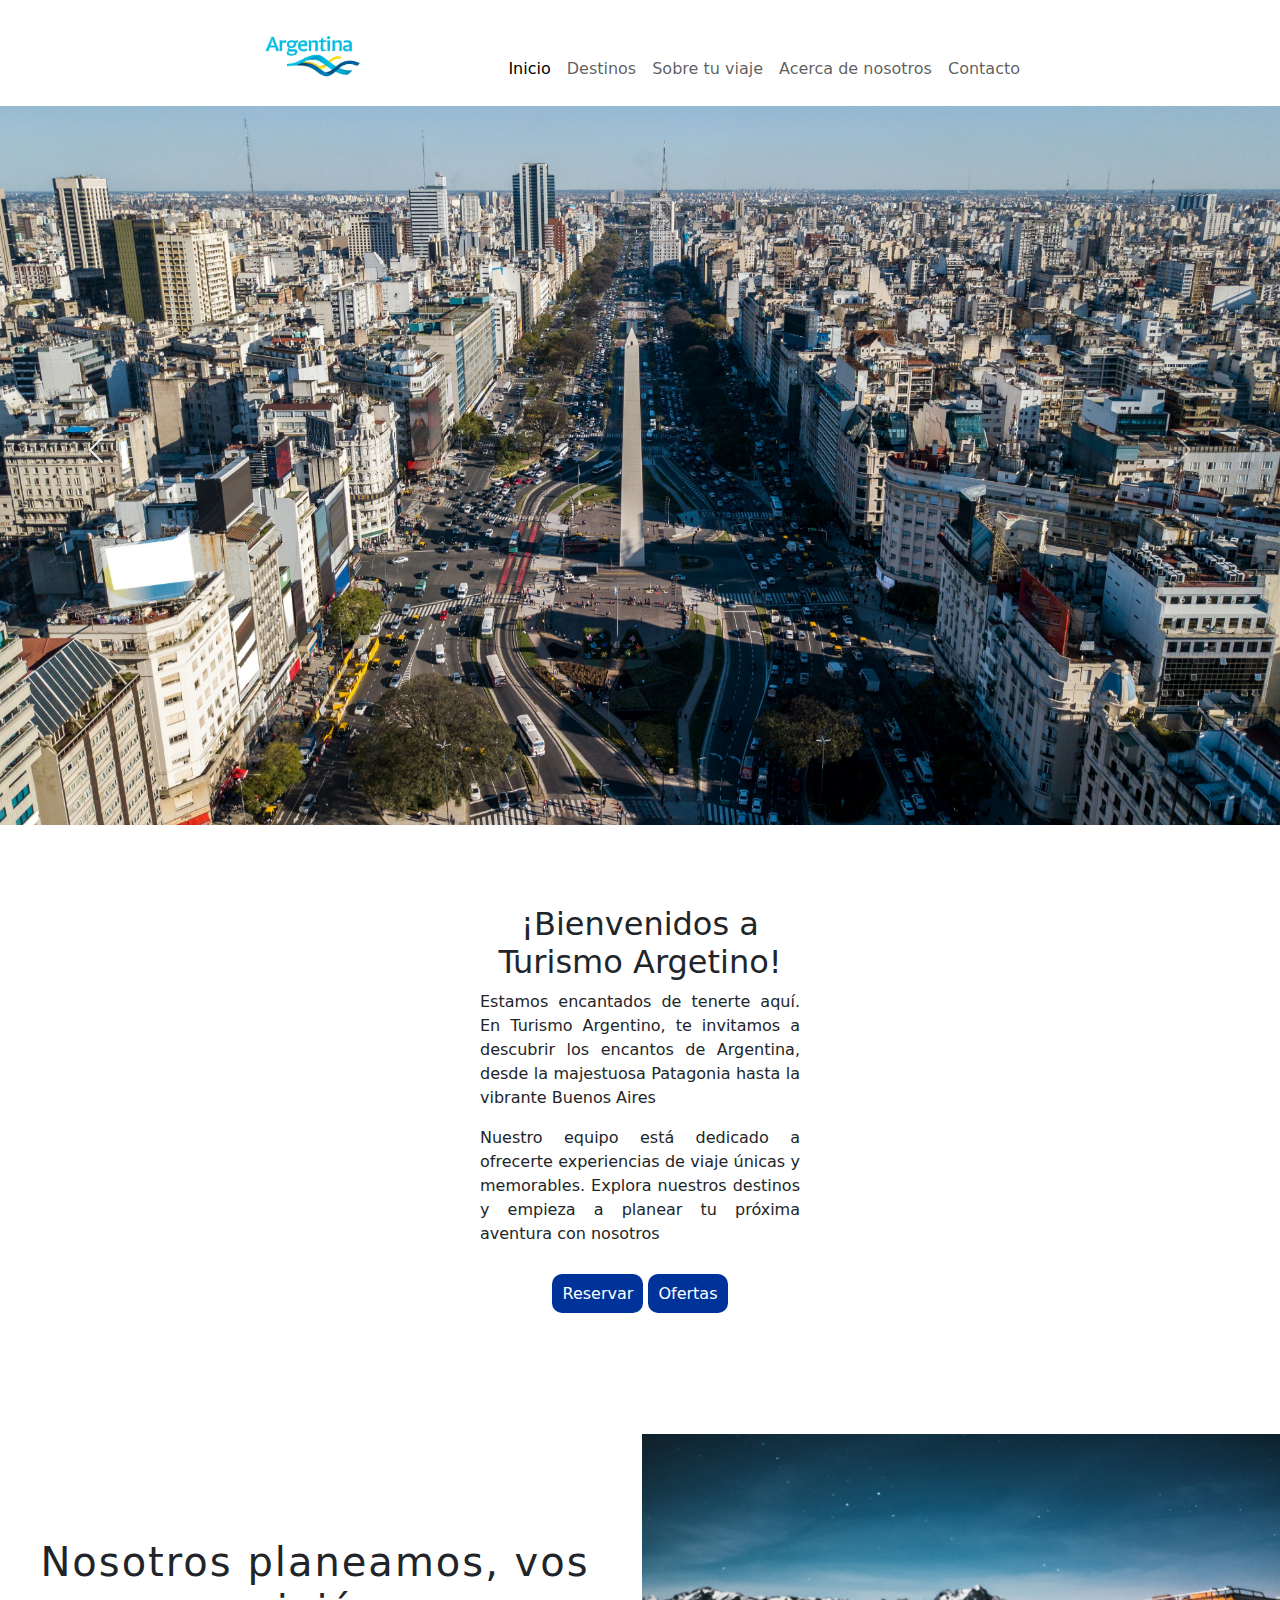
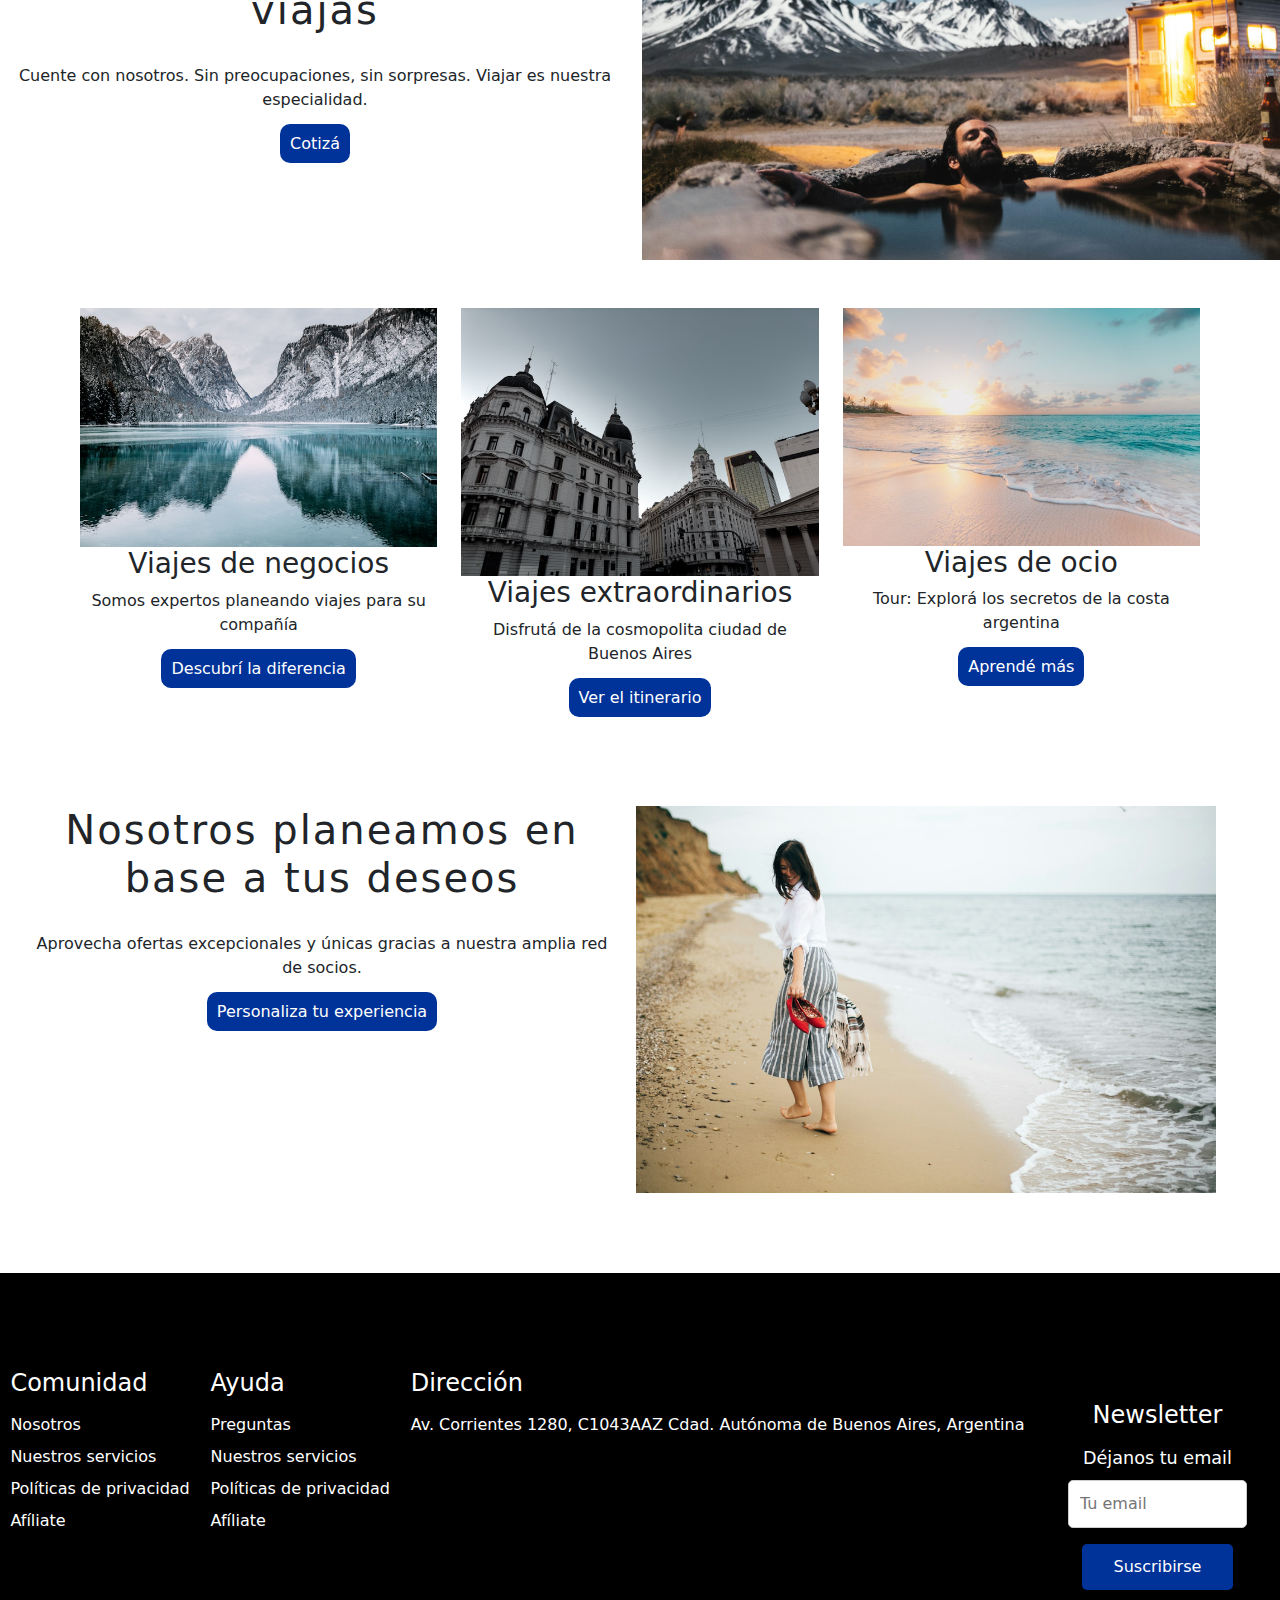
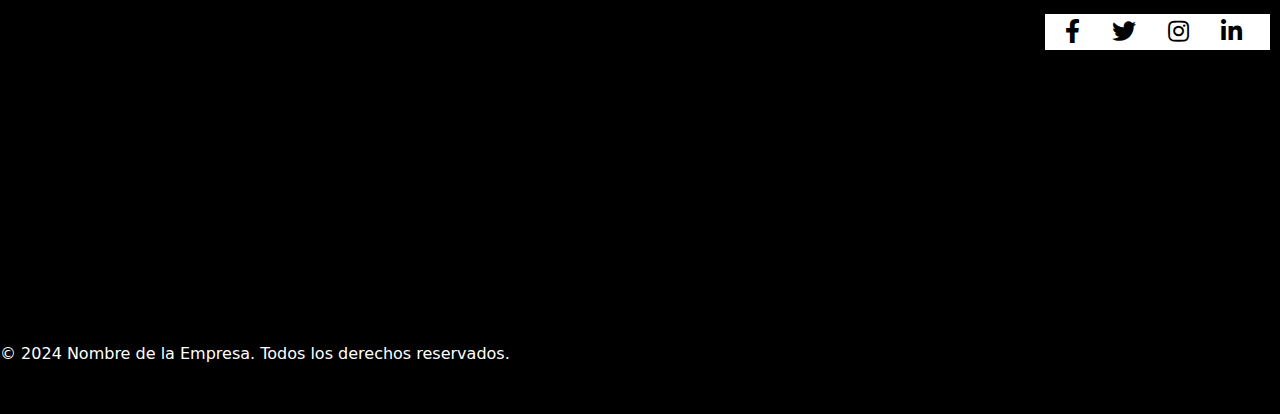
<file: index.html>
<!DOCTYPE html>
<html lang="es">
<head>
    <meta charset="UTF-8">
    <meta name="viewport" content="width=device-width, initial-scale=1.0">
    <title>Inicio | Conocé Argentina </title>
    <link rel="shortcut icon" href="./assets/argentina_favicon.png" type="image/x-icon">
    <link href="https://cdn.jsdelivr.net/npm/bootstrap@5.3.3/dist/css/bootstrap.min.css" rel="stylesheet" integrity="sha384-QWTKZyjpPEjISv5WaRU9OFeRpok6YctnYmDr5pNlyT2bRjXh0JMhjY6hW+ALEwIH" crossorigin="anonymous">
    <link rel="stylesheet" href="https://cdnjs.cloudflare.com/ajax/libs/font-awesome/5.15.4/css/all.min.css">
    <link rel="stylesheet" href="./ccs/styles.css">
</head>
<body>
  <header>
    <nav class="navbar navbar-expand-lg" > 
        <div class="container-fluid d-flex justify-content-around">
            <a class="navbar-brand" href="#">
                <img src="./assets/logoArgentina.jpg" alt="Logo de Turismo Argentina" width="120" height="80">
            </a>
            <button class="navbar-toggler" type="button" data-bs-toggle="collapse" data-bs-target="#navbarSupportedContent" aria-controls="navbarSupportedContent" aria-expanded="false" aria-label="Toggle navigation">
                <span class="navbar-toggler-icon"></span>
            </button>
            <div class="collapse navbar-collapse" id="navbarSupportedContent">
                <ul class="navbar-nav ms-auto mb-2 mb-lg-0">
                    <li class="nav-item">
                        <a class="nav-link active" aria-current="page" href="./index.html">Inicio</a>
                    </li>
                    <li class="nav-item">
                        <a class="nav-link" href="./pages/destinos.html">Destinos</a>
                    </li>
                    <li class="nav-item">
                        <a class="nav-link" href="./pages/sobretuviaje.html">Sobre tu viaje</a>
                    </li>
                    <li class="nav-item">
                        <a class="nav-link" href="./pages/acercadenosotros.html">Acerca de nosotros</a>
                    </li>
                    <li class="nav-item">
                        <a class="nav-link" href="./pages/contacto.html">Contacto</a>
                    </li>
                </ul>
            </div>
        </div>
    </nav>
</header>
    <main>
      <section class="bannerUno">
            <div id="carouselExampleInterval" class="carouselSlide" data-bs-ride="carousel">
                    <div class="carousel-inner">
                      <div class="carousel-item active" data-bs-interval="10000">
                        <img src="./assets/buenosairesfoto1.jpg" class="d-block w-100" alt="Foto aerea de la ciudad de Buenos Aires">
                      </div>
                      <div class="carousel-item" data-bs-interval="2000">
                        <img src="./assets/fotocarrusel.jpg" class="d-block w-100" alt="Fotografia del Glacias Perito Moreno">
                      </div>
                      <div class="carousel-item">
                        <img src="./assets/fotocarrusel2.jpg" class="d-block w-100" alt="Foto de Las Cataratas de Iguazu">
                      </div>
                    </div>
                    <button class="carousel-control-prev" type="button" data-bs-target="#carouselExampleInterval" data-bs-slide="prev">
                      <span class="carousel-control-prev-icon" aria-hidden="true"></span>
                      <span class="visually-hidden">Previous</span>
                    </button>
                    <button class="carousel-control-next" type="button" data-bs-target="#carouselExampleInterval" data-bs-slide="next">
                      <span class="carousel-control-next-icon" aria-hidden="true"></span>
                      <span class="visually-hidden">Next</span>
                    </button>
            </div>
            <div class="bannerUnoDiv row">
              <h2>¡Bienvenidos a Turismo Argetino!</h2>
              <div class="col-sm-12">
                <p>Estamos encantados de tenerte aquí. En Turismo Argentino, te invitamos a descubrir los encantos de Argentina, desde la majestuosa Patagonia hasta la vibrante Buenos Aires</p>
                <p>Nuestro equipo está dedicado a ofrecerte experiencias de viaje únicas y memorables. Explora nuestros destinos y empieza a planear tu próxima aventura con nosotros</p>       
            </div>
              <div class="linksBanner">
                <a href="" class="linksBanner">Reservar</a>
                <a href="" class="linksBanner">Ofertas</a>
              </div>
          </div>
            </section>
            <section class="bannerDos container-fluid">
              <div class="row bannerDosDiv">
                  <div class="col-sm-12 col-lg-6">
                      <h2 class="bannerDosDivTexto">Nosotros planeamos, vos viajás</h2>
                      <p class="bannerDosDivTexto">Cuente con nosotros. Sin preocupaciones, sin sorpresas. Viajar es nuestra especialidad.</p>
                      <div class="linksBanner">
                          <a href="#">Cotizá</a>
                      </div>
                  </div>
                  <div class="col-sm-12 col-lg-6">
                      <img class="fotoIndexSeccion2" src="./assets/fotoindexs21.jpg" alt="Foto de persona sentada al frente de la montaña">
                  </div>
              </div>
          </section>
          <section class="bannerTres container-fluid">
            <div class="row">
                <div class="col-sm-12 col-lg-4">
                    <img src="./assets/fotoindexseccion22.jpg" alt="Viajes de negocios" class="img-fluid">
                    <h3>Viajes de negocios</h3>
                    <p>Somos expertos planeando viajes para su compañía</p>
                    <div class="linksBanner">
                        <a href="#">Descubrí la diferencia</a>
                    </div>
                </div>
                <div class="col-sm-12 col-lg-4">
                    <img src="./assets/fotoindexseccion23.jpg" alt="Viajes extraordinarios" class="img-fluid">
                    <h3>Viajes extraordinarios</h3>
                    <p>Disfrutá de la cosmopolita ciudad de Buenos Aires</p>
                    <div class="linksBanner">
                        <a href="#">Ver el itinerario</a>
                    </div>
                </div>
                <div class="col-sm-12 col-lg-4">
                    <img src="./assets/fotoindexseccion24.jpg" alt="Viajes de ocio" class="img-fluid">
                    <h3>Viajes de ocio</h3>
                    <p>Tour: Explorá los secretos de la costa argentina</p>
                    <div class="linksBanner">
                        <a href="#">Aprendé más</a>
                    </div>
                </div>
            </div>
        </section>
          <section class="bannerCuatro container-fluid">
            <div class="row">
              <div class="col-sm-12 col-lg-6 ">
                <h2>Nosotros planeamos en base a tus deseos</h2>
                <p>Aprovecha ofertas excepcionales y únicas gracias a nuestra amplia red de socios.</p>
                <div class="linksBanner">
                  <a href="#">Personaliza tu experiencia</a>
              </div>
              </div>
              <div class="col-sm-12 col-lg-6">
                <img class="fotoIndexSeccion4" src="./assets/fotoindexseccion4.jpg" alt="">
              </div>     
            </div>
          </section>
    </main>
      <footer>
        <div class="divFooter">
            <div>
                <h2>Comunidad</h2>
                <ul>
                    <li><a href="#">Nosotros</a></li>
                    <li><a href="#">Nuestros servicios</a></li>
                    <li><a href="#">Políticas de privacidad</a></li>
                    <li><a href="#">Afíliate</a></li>
                </ul>
            </div>
            <div>
                <h2>Ayuda</h2>
                <ul>
                    <li><a href="#">Preguntas</a></li>
                    <li><a href="#">Nuestros servicios</a></li>
                    <li><a href="#">Políticas de privacidad</a></li>
                    <li><a href="#">Afíliate</a></li>
                </ul>
            </div>
            <div>
                <h2>Dirección</h2>
                <p>Av. Corrientes 1280, C1043AAZ Cdad. Autónoma de Buenos Aires, Argentina</p>
                <div>
                    <iframe src="https://www.google.com/maps/embed?pb=!1m18!1m12!1m3!1d2283.6010976050648!2d-58.38769213665686!3d-34.602834239615824!2m3!1f0!2f0!3f0!3m2!1i1024!2i768!4f13.1!3m3!1m2!1s0x95bccac5dc973c09%3A0xb1ba2770217f6c75!2sTeatro%20Lola%20Membrives!5e0!3m2!1sen!2sca!4v1724445459323!5m2!1sen!2sca"
                        width="600" height="450" style="border:0;" allowfullscreen="" loading="lazy" referrerpolicy="no-referrer-when-downgrade"></iframe>
                </div>
            </div>
            <div class="newsletter-container">
                <h2>Newsletter</h2>
                <form action="" method="post" class="newsletter-form">
                    <label for="emailnewsletter">Déjanos tu email</label>
                    <input type="email" name="emailnewsletter" id="emailnewsletter" placeholder="Tu email">
                    <button type="submit">Suscribirse</button>
                </form>
                <div class="social-links">
                    <a href="https://www.facebook.com" target="_blank"><i class="fab fa-facebook-f"></i></a>
                    <a href="https://www.twitter.com" target="_blank"><i class="fab fa-twitter"></i></a>
                    <a href="https://www.instagram.com" target="_blank"><i class="fab fa-instagram"></i></a>
                    <a href="https://www.linkedin.com" target="_blank"><i class="fab fa-linkedin-in"></i></a>
                </div>
            </div>
        </div>
        <div class="footer-bottom">
            <p>&copy; 2024 Nombre de la Empresa. Todos los derechos reservados.</p>
        </div>
    </footer>
    <script src="https://cdn.jsdelivr.net/npm/bootstrap@5.3.3/dist/js/bootstrap.bundle.min.js" integrity="sha384-YvpcrYf0tY3lHB60NNkmXc5s9fDVZLESaAA55NDzOxhy9GkcIdslK1eN7N6jIeHz" crossorigin="anonymous"></script>
  </body>
</html>
</file>
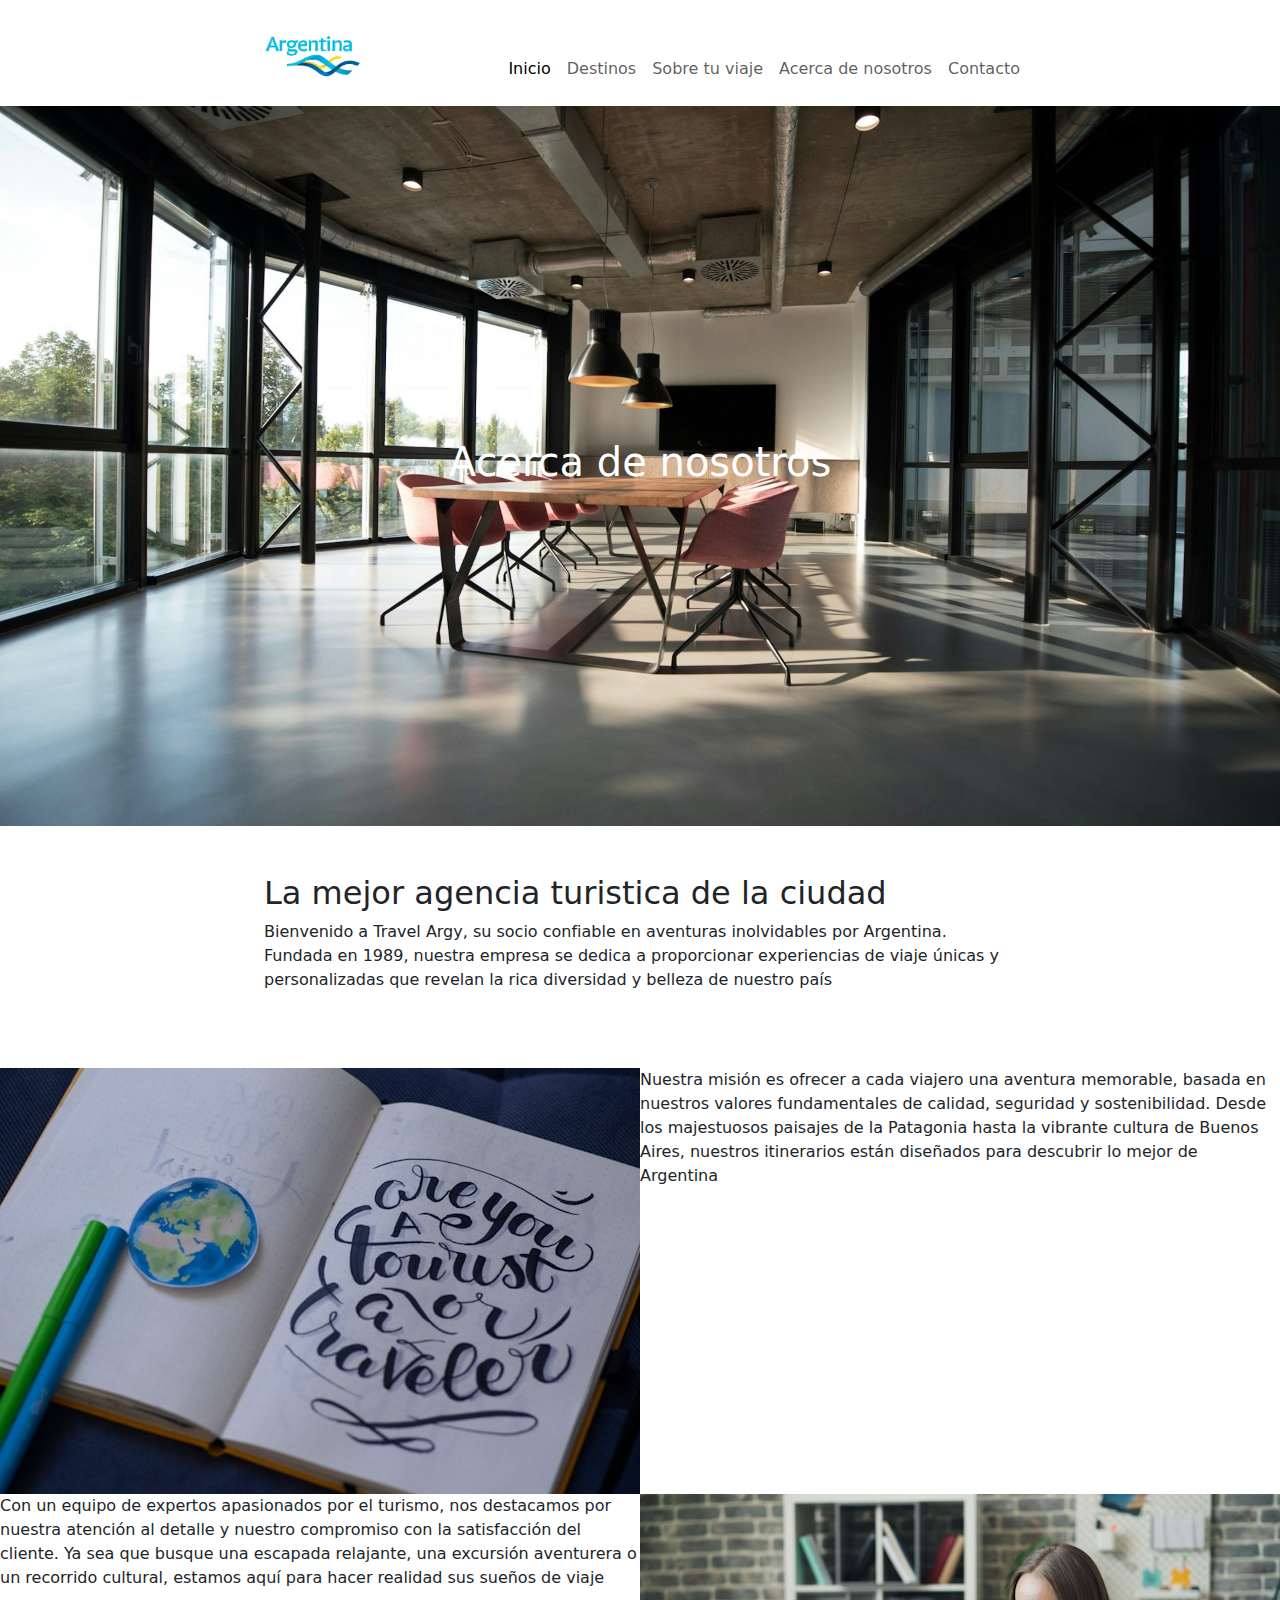
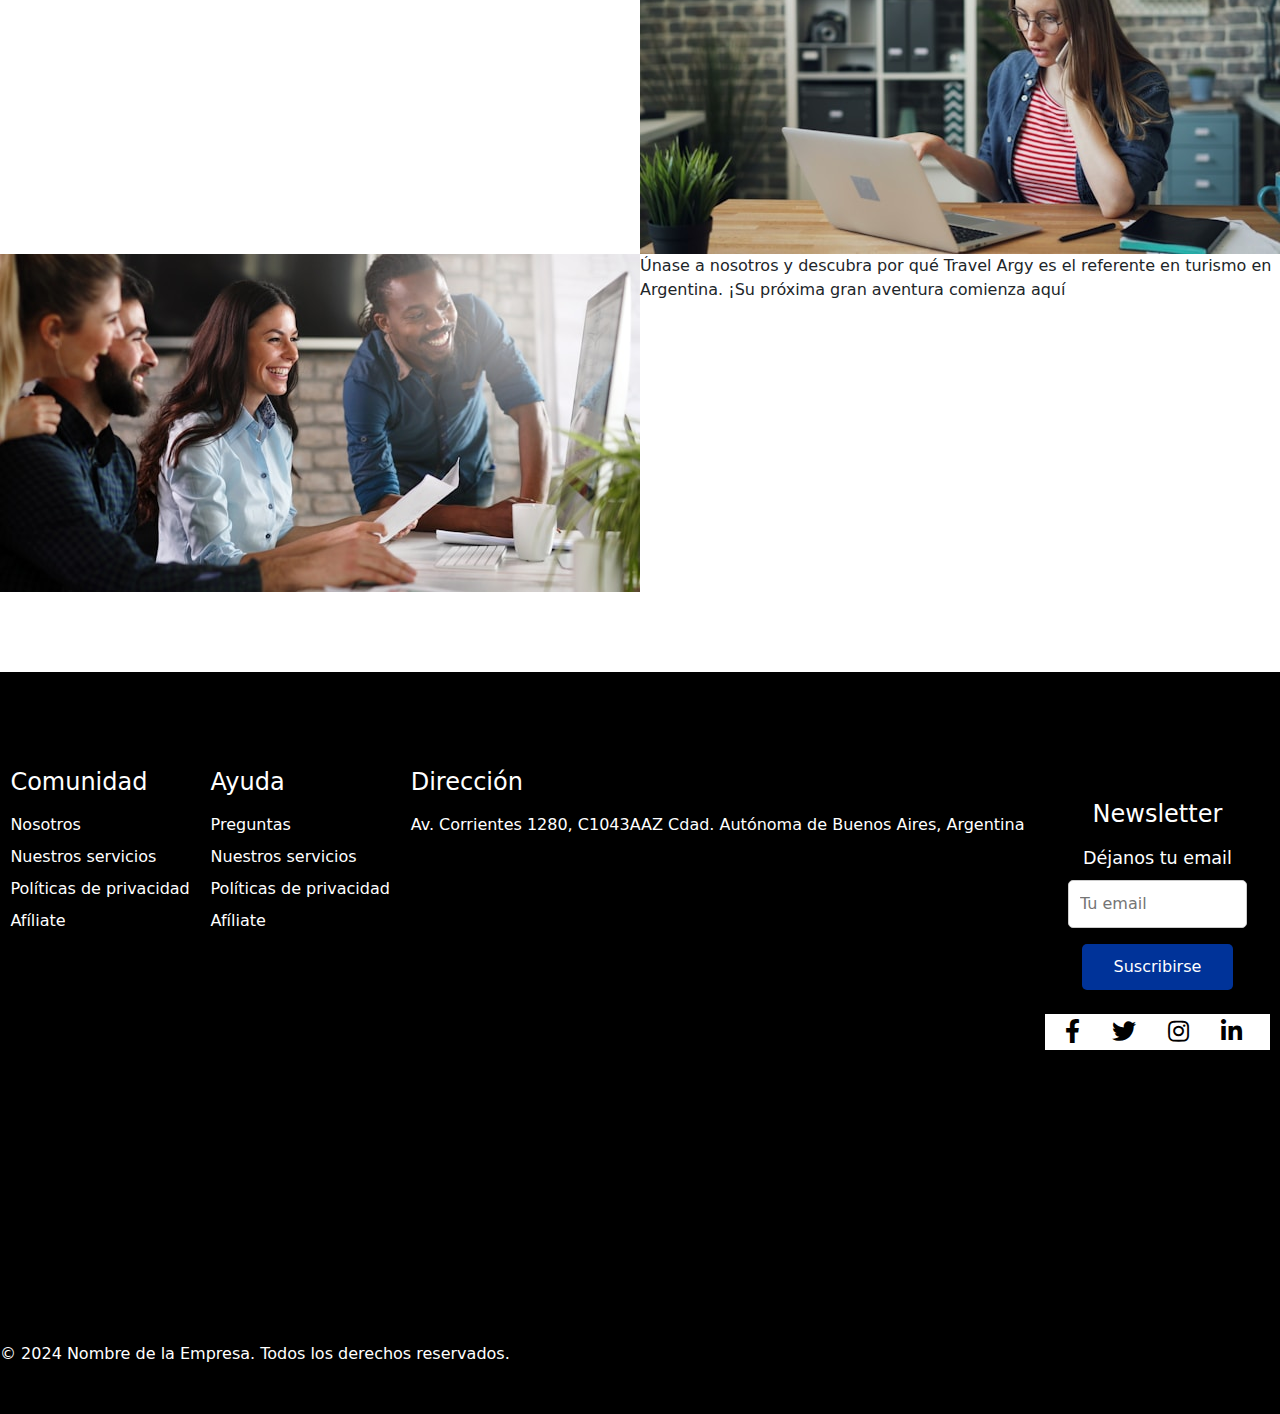
<file: pages/acercadenosotros.html>
<!DOCTYPE html>
<html lang="es">
<head>
    <meta charset="UTF-8">
    <meta name="viewport" content="width=device-width, initial-scale=1.0">
    <title>Acerca de nosotros</title>
    <link rel="shortcut icon" href="../assets/argentina_favicon.png" type="image/x-icon">
    <link href="https://cdn.jsdelivr.net/npm/bootstrap@5.3.3/dist/css/bootstrap.min.css" rel="stylesheet" integrity="sha384-QWTKZyjpPEjISv5WaRU9OFeRpok6YctnYmDr5pNlyT2bRjXh0JMhjY6hW+ALEwIH" crossorigin="anonymous">
    <link rel="stylesheet" href="https://cdnjs.cloudflare.com/ajax/libs/font-awesome/5.15.4/css/all.min.css">
    <link rel="stylesheet" href="../ccs/styles.css">
</head>
<body>
  <header>
    <nav class="navbar navbar-expand-lg" > 
        <div class="container-fluid d-flex justify-content-around">
            <a class="navbar-brand" href="#">
                <img src="../assets/logoArgentina.jpg" alt="Logo de Turismo Argentina" width="120" height="80">
            </a>
            <button class="navbar-toggler" type="button" data-bs-toggle="collapse" data-bs-target="#navbarSupportedContent" aria-controls="navbarSupportedContent" aria-expanded="false" aria-label="Toggle navigation">
                <span class="navbar-toggler-icon"></span>
            </button>
            <div class="collapse navbar-collapse" id="navbarSupportedContent">
                <ul class="navbar-nav ms-auto mb-2 mb-lg-0">
                    <li class="nav-item">
                        <a class="nav-link active" aria-current="page" href="../index.html">Inicio</a>
                    </li>
                    <li class="nav-item">
                        <a class="nav-link" href="./destinos.html">Destinos</a>
                    </li>
                    <li class="nav-item">
                        <a class="nav-link" href="./sobretuviaje.html">Sobre tu viaje</a>
                    </li>
                    <li class="nav-item">
                        <a class="nav-link" href="./acercadenosotros.html">Acerca de nosotros</a>
                    </li>
                    <li class="nav-item">
                        <a class="nav-link" href="./contacto.html">Contacto</a>
                    </li>
                </ul>
            </div>
        </div>
    </nav>
</header>
    <main>
      <section class="encabezadoAcercaDeNosotros">
        <h1>Acerca de nosotros</h1>
      </section>
         <section class="seccionUno">
            <h2>La mejor agencia turistica de la ciudad</h2>
            <p>Bienvenido a Travel Argy, su socio confiable en aventuras inolvidables por Argentina. Fundada en 1989, nuestra empresa se dedica a proporcionar experiencias de viaje únicas y personalizadas que revelan la rica diversidad y belleza de nuestro país</p>
        </section>
        <section class="seccionDos">
          <div>
            <img src="../assets/fotoagenciadeviaje.jpg" alt="foto de un cuaderno escrito con palabras en ingles">
          </div>
          <div>
            <p>Nuestra misión es ofrecer a cada viajero una aventura memorable, basada en nuestros valores fundamentales de calidad, seguridad y sostenibilidad. Desde los majestuosos paisajes de la Patagonia hasta la vibrante cultura de Buenos Aires, nuestros itinerarios están diseñados para descubrir lo mejor de Argentina</p>
          </div>
        </section>
        <section class="seccionDos">
          <div>
            <p>Con un equipo de expertos apasionados por el turismo, nos destacamos por nuestra atención al detalle y nuestro compromiso con la satisfacción del cliente. Ya sea que busque una escapada relajante, una excursión aventurera o un recorrido cultural, estamos aquí para hacer realidad sus sueños de viaje</p>
          </div>
          <div>
              <img src="../assets/fotodesecretaria.jpg" alt="foto de secretaria hablando por telefono y mirando el ordenador">
          </div>
        </section>
        <section class="seccionDos">
          <div>
            <img src="../assets/fotodeequipo.jpg" alt="foto de equipo de trabajo soriendo">
          </div>
          <div>
            <p>Únase a nosotros y descubra por qué Travel Argy es el referente en turismo en Argentina. ¡Su próxima gran aventura comienza aquí</p>
          </div>
        </section>

    </main>
    <footer>
        <div class="divFooter">
            <div>
                <h2>Comunidad</h2>
                <ul>
                    <li><a href="#">Nosotros</a></li>
                    <li><a href="#">Nuestros servicios</a></li>
                    <li><a href="#">Políticas de privacidad</a></li>
                    <li><a href="#">Afíliate</a></li>
                </ul>
            </div>
            <div>
                <h2>Ayuda</h2>
                <ul>
                    <li><a href="#">Preguntas</a></li>
                    <li><a href="#">Nuestros servicios</a></li>
                    <li><a href="#">Políticas de privacidad</a></li>
                    <li><a href="#">Afíliate</a></li>
                </ul>
            </div>
            <div>
                <h2>Dirección</h2>
                <p>Av. Corrientes 1280, C1043AAZ Cdad. Autónoma de Buenos Aires, Argentina</p>
                <div>
                    <iframe src="https://www.google.com/maps/embed?pb=!1m18!1m12!1m3!1d2283.6010976050648!2d-58.38769213665686!3d-34.602834239615824!2m3!1f0!2f0!3f0!3m2!1i1024!2i768!4f13.1!3m3!1m2!1s0x95bccac5dc973c09%3A0xb1ba2770217f6c75!2sTeatro%20Lola%20Membrives!5e0!3m2!1sen!2sca!4v1724445459323!5m2!1sen!2sca"
                        width="600" height="450" style="border:0;" allowfullscreen="" loading="lazy" referrerpolicy="no-referrer-when-downgrade"></iframe>
                </div>
            </div>
            <div class="newsletter-container">
                <h2>Newsletter</h2>
                <form action="" method="post" class="newsletter-form">
                    <label for="emailnewsletter">Déjanos tu email</label>
                    <input type="email" name="emailnewsletter" id="emailnewsletter" placeholder="Tu email">
                    <button type="submit">Suscribirse</button>
                </form>
                <div class="social-links">
                    <a href="https://www.facebook.com" target="_blank"><i class="fab fa-facebook-f"></i></a>
                    <a href="https://www.twitter.com" target="_blank"><i class="fab fa-twitter"></i></a>
                    <a href="https://www.instagram.com" target="_blank"><i class="fab fa-instagram"></i></a>
                    <a href="https://www.linkedin.com" target="_blank"><i class="fab fa-linkedin-in"></i></a>
                </div>
            </div>
        </div>
        <div class="footer-bottom">
            <p>&copy; 2024 Nombre de la Empresa. Todos los derechos reservados.</p>
        </div>
    </footer>
    <script src="https://cdn.jsdelivr.net/npm/bootstrap@5.3.3/dist/js/bootstrap.bundle.min.js" integrity="sha384-YvpcrYf0tY3lHB60NNkmXc5s9fDVZLESaAA55NDzOxhy9GkcIdslK1eN7N6jIeHz" crossorigin="anonymous"></script>
</body>
</html>
</file>
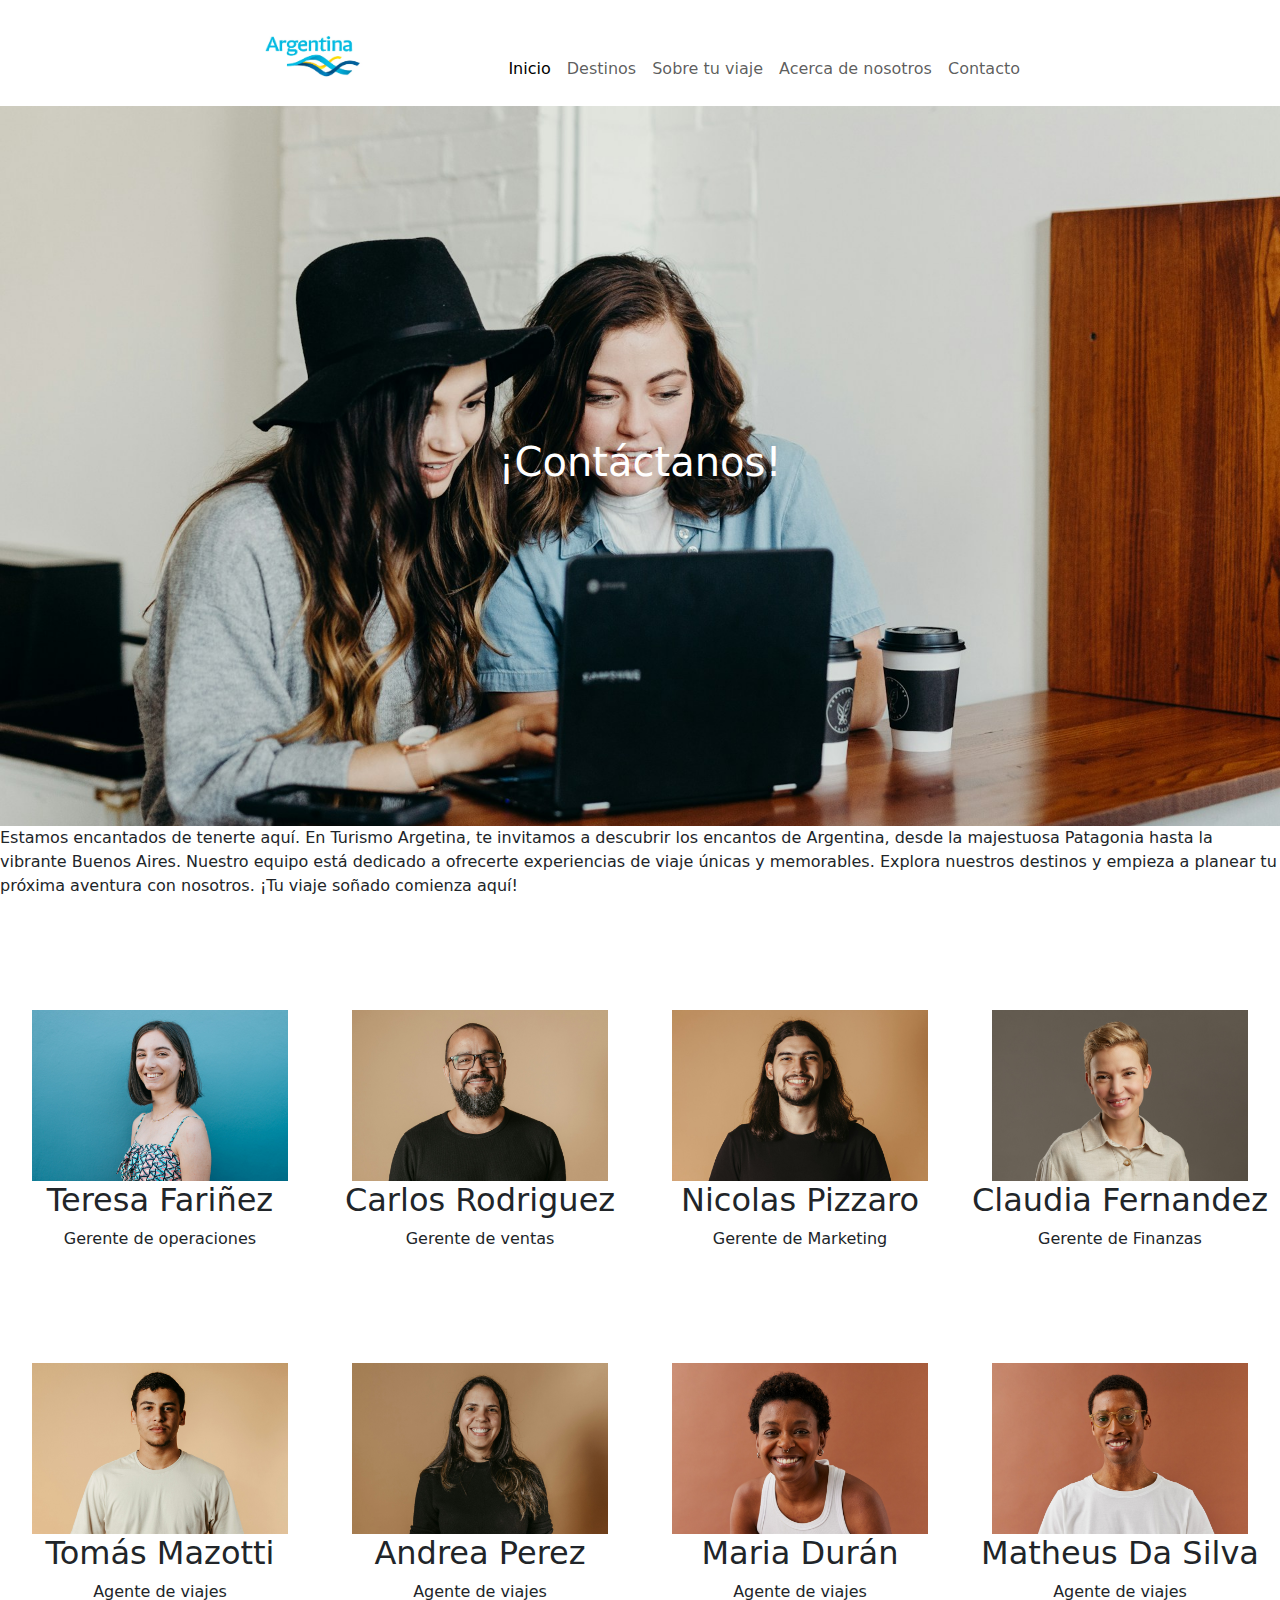
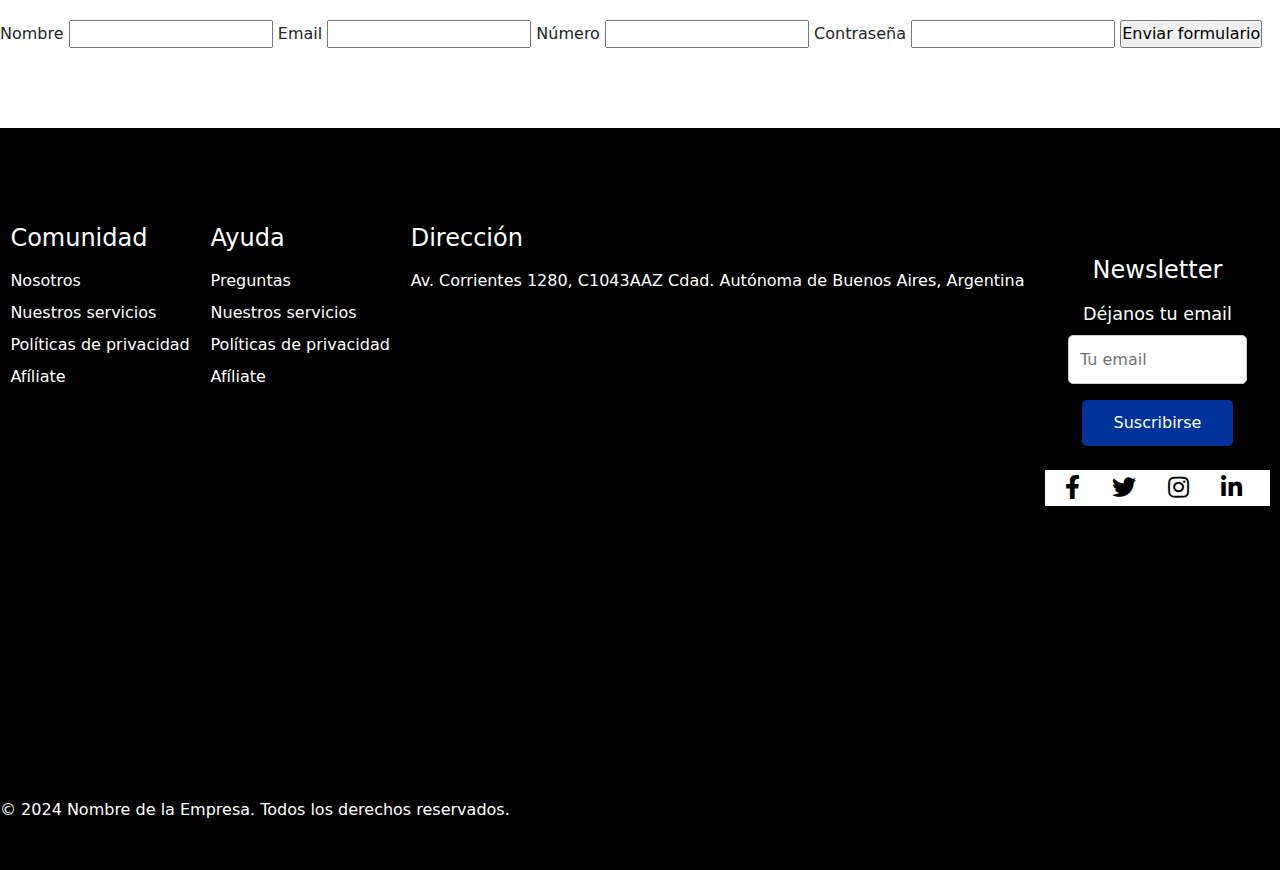
<file: pages/contacto.html>
<!DOCTYPE html>
<html lang="es">
<head>
    <meta charset="UTF-8">
    <meta name="viewport" content="width=device-width, initial-scale=1.0">
    <title>Contacto</title>
    <link rel="shortcut icon" href="../assets/argentina_favicon.png" type="image/x-icon">
    <link rel="stylesheet" href="https://cdnjs.cloudflare.com/ajax/libs/font-awesome/5.15.4/css/all.min.css">
    <link href="https://cdn.jsdelivr.net/npm/bootstrap@5.3.3/dist/css/bootstrap.min.css" rel="stylesheet" integrity="sha384-QWTKZyjpPEjISv5WaRU9OFeRpok6YctnYmDr5pNlyT2bRjXh0JMhjY6hW+ALEwIH" crossorigin="anonymous">
    <link rel="stylesheet" href="../ccs/styles.css">
</head>
<body>
  <header>
    <nav class="navbar navbar-expand-lg" > 
        <div class="container-fluid d-flex justify-content-around">
            <a class="navbar-brand" href="#">
                <img src="../assets/logoArgentina.jpg" alt="Logo de Turismo Argentina" width="120" height="80">
            </a>
            <button class="navbar-toggler" type="button" data-bs-toggle="collapse" data-bs-target="#navbarSupportedContent" aria-controls="navbarSupportedContent" aria-expanded="false" aria-label="Toggle navigation">
                <span class="navbar-toggler-icon"></span>
            </button>
            <div class="collapse navbar-collapse" id="navbarSupportedContent">
                <ul class="navbar-nav ms-auto mb-2 mb-lg-0">
                    <li class="nav-item">
                        <a class="nav-link active" aria-current="page" href="../index.html">Inicio</a>
                    </li>
                    <li class="nav-item">
                        <a class="nav-link" href="./destinos.html">Destinos</a>
                    </li>
                    <li class="nav-item">
                        <a class="nav-link" href="./sobretuviaje.html">Sobre tu viaje</a>
                    </li>
                    <li class="nav-item">
                        <a class="nav-link" href="./acercadenosotros.html">Acerca de nosotros</a>
                    </li>
                    <li class="nav-item">
                        <a class="nav-link" href="./contacto.html">Contacto</a>
                    </li>
                </ul>
            </div>
        </div>
    </nav>
</header>
    <main>
      <section class="encabezadoContacto">
        <h1>¡Contáctanos!</h1>
      </section>
        <section>
            <p>Estamos encantados de tenerte aquí. En Turismo Argetina, te invitamos a descubrir los encantos de Argentina, desde la majestuosa Patagonia hasta la vibrante Buenos Aires. Nuestro equipo está dedicado a ofrecerte experiencias de viaje únicas y memorables. Explora nuestros destinos y empieza a planear tu próxima aventura con nosotros. ¡Tu viaje soñado comienza aquí!
            </p>
        </section>
        <section class="seccionContacto">
          <div class="divSeccionContacto">
            <img class="fotoSeccionContacto" src="../assets/empleadofoto1.jpg" alt="">
            <div>
              <h2>Teresa Fariñez</h2>
              <p>Gerente de operaciones</p>
              </div>
            </div>
            <div class="divSeccionContacto">
              <img class="fotoSeccionContacto" src="../assets/empleadofoto2.jpg" alt="">
              <div>
                <h2>Carlos Rodriguez</h2>
                <p>Gerente de ventas</p>
              </div>
            </div>
            <div class="divSeccionContacto">
              <img class="fotoSeccionContacto" src="../assets/empleadofoto3.jpg" alt="">
              <div>
                <h2>Nicolas Pizzaro</h2>
                <p>Gerente de Marketing</p>
              </div>
            </div>
            <div class="divSeccionContacto">
              <img class="fotoSeccionContacto" src="../assets/empleadofoto4.jpg" alt="">
              <div>
                <h2>Claudia Fernandez</h2>
                <p>Gerente de Finanzas</p>
              </div>
            </div>
        </section>
        <section class="seccionContacto">
          <div class="divSeccionContacto">       
            <img class="fotoSeccionContacto" src="../assets/empleadofoto5.jpg" alt="">
            <div>
              <h2>Tomás Mazotti</h2>
              <p>Agente de viajes</p>
            </div>
          </div>
          <div class="divSeccionContacto">
            <img class="fotoSeccionContacto" src="../assets/empleadofoto6.jpg" alt="">
            <div>
              <h2>Andrea Perez</h2>
              <p>Agente de viajes</p>
            </div>
          </div>
          <div class="divSeccionContacto">
            <img class="fotoSeccionContacto" src="../assets/empleadofoto7.jpg" alt="">
            <div>
              <h2>Maria Durán</h2>
              <p>Agente de viajes</p>
            </div>
          </div>
          <div class="divSeccionContacto">
            <img class="fotoSeccionContacto" src="../assets/empleadofoto8.jpg" alt="">
            <div>
              <h2>Matheus Da Silva</h2>
              <p>Agente de viajes</p>
            </div>
          </div>
        </section>   
        <section>
            <form action="">
                <label for="nombre">Nombre</label>
                <input type="text" name="nombre">
                <label for="email">Email</label>
                <input type="email" name="Email">
                <label for="number">Número</label>
                <input type="number" name="number">
                <label for="password">Contraseña</label>
                <input type="password" name="password">
                <input type="submit" value="Enviar formulario">
            </form>
        </section>
     </main>
     <footer>
      <div class="divFooter">
          <div>
              <h2>Comunidad</h2>
              <ul>
                  <li><a href="#">Nosotros</a></li>
                  <li><a href="#">Nuestros servicios</a></li>
                  <li><a href="#">Políticas de privacidad</a></li>
                  <li><a href="#">Afíliate</a></li>
              </ul>
          </div>
          <div>
              <h2>Ayuda</h2>
              <ul>
                  <li><a href="#">Preguntas</a></li>
                  <li><a href="#">Nuestros servicios</a></li>
                  <li><a href="#">Políticas de privacidad</a></li>
                  <li><a href="#">Afíliate</a></li>
              </ul>
          </div>
          <div>
              <h2>Dirección</h2>
              <p>Av. Corrientes 1280, C1043AAZ Cdad. Autónoma de Buenos Aires, Argentina</p>
              <div>
                  <iframe src="https://www.google.com/maps/embed?pb=!1m18!1m12!1m3!1d2283.6010976050648!2d-58.38769213665686!3d-34.602834239615824!2m3!1f0!2f0!3f0!3m2!1i1024!2i768!4f13.1!3m3!1m2!1s0x95bccac5dc973c09%3A0xb1ba2770217f6c75!2sTeatro%20Lola%20Membrives!5e0!3m2!1sen!2sca!4v1724445459323!5m2!1sen!2sca"
                      width="600" height="450" style="border:0;" allowfullscreen="" loading="lazy" referrerpolicy="no-referrer-when-downgrade"></iframe>
              </div>
          </div>
          <div class="newsletter-container">
              <h2>Newsletter</h2>
              <form action="" method="post" class="newsletter-form">
                  <label for="emailnewsletter">Déjanos tu email</label>
                  <input type="email" name="emailnewsletter" id="emailnewsletter" placeholder="Tu email">
                  <button type="submit">Suscribirse</button>
              </form>
              <div class="social-links">
                  <a href="https://www.facebook.com" target="_blank"><i class="fab fa-facebook-f"></i></a>
                  <a href="https://www.twitter.com" target="_blank"><i class="fab fa-twitter"></i></a>
                  <a href="https://www.instagram.com" target="_blank"><i class="fab fa-instagram"></i></a>
                  <a href="https://www.linkedin.com" target="_blank"><i class="fab fa-linkedin-in"></i></a>
              </div>
          </div>
      </div>
      <div class="footer-bottom">
          <p>&copy; 2024 Nombre de la Empresa. Todos los derechos reservados.</p>
      </div>
  </footer>
  <script src="https://cdn.jsdelivr.net/npm/bootstrap@5.3.3/dist/js/bootstrap.bundle.min.js" integrity="sha384-YvpcrYf0tY3lHB60NNkmXc5s9fDVZLESaAA55NDzOxhy9GkcIdslK1eN7N6jIeHz" crossorigin="anonymous"></script>
</body>
</html>
</file>
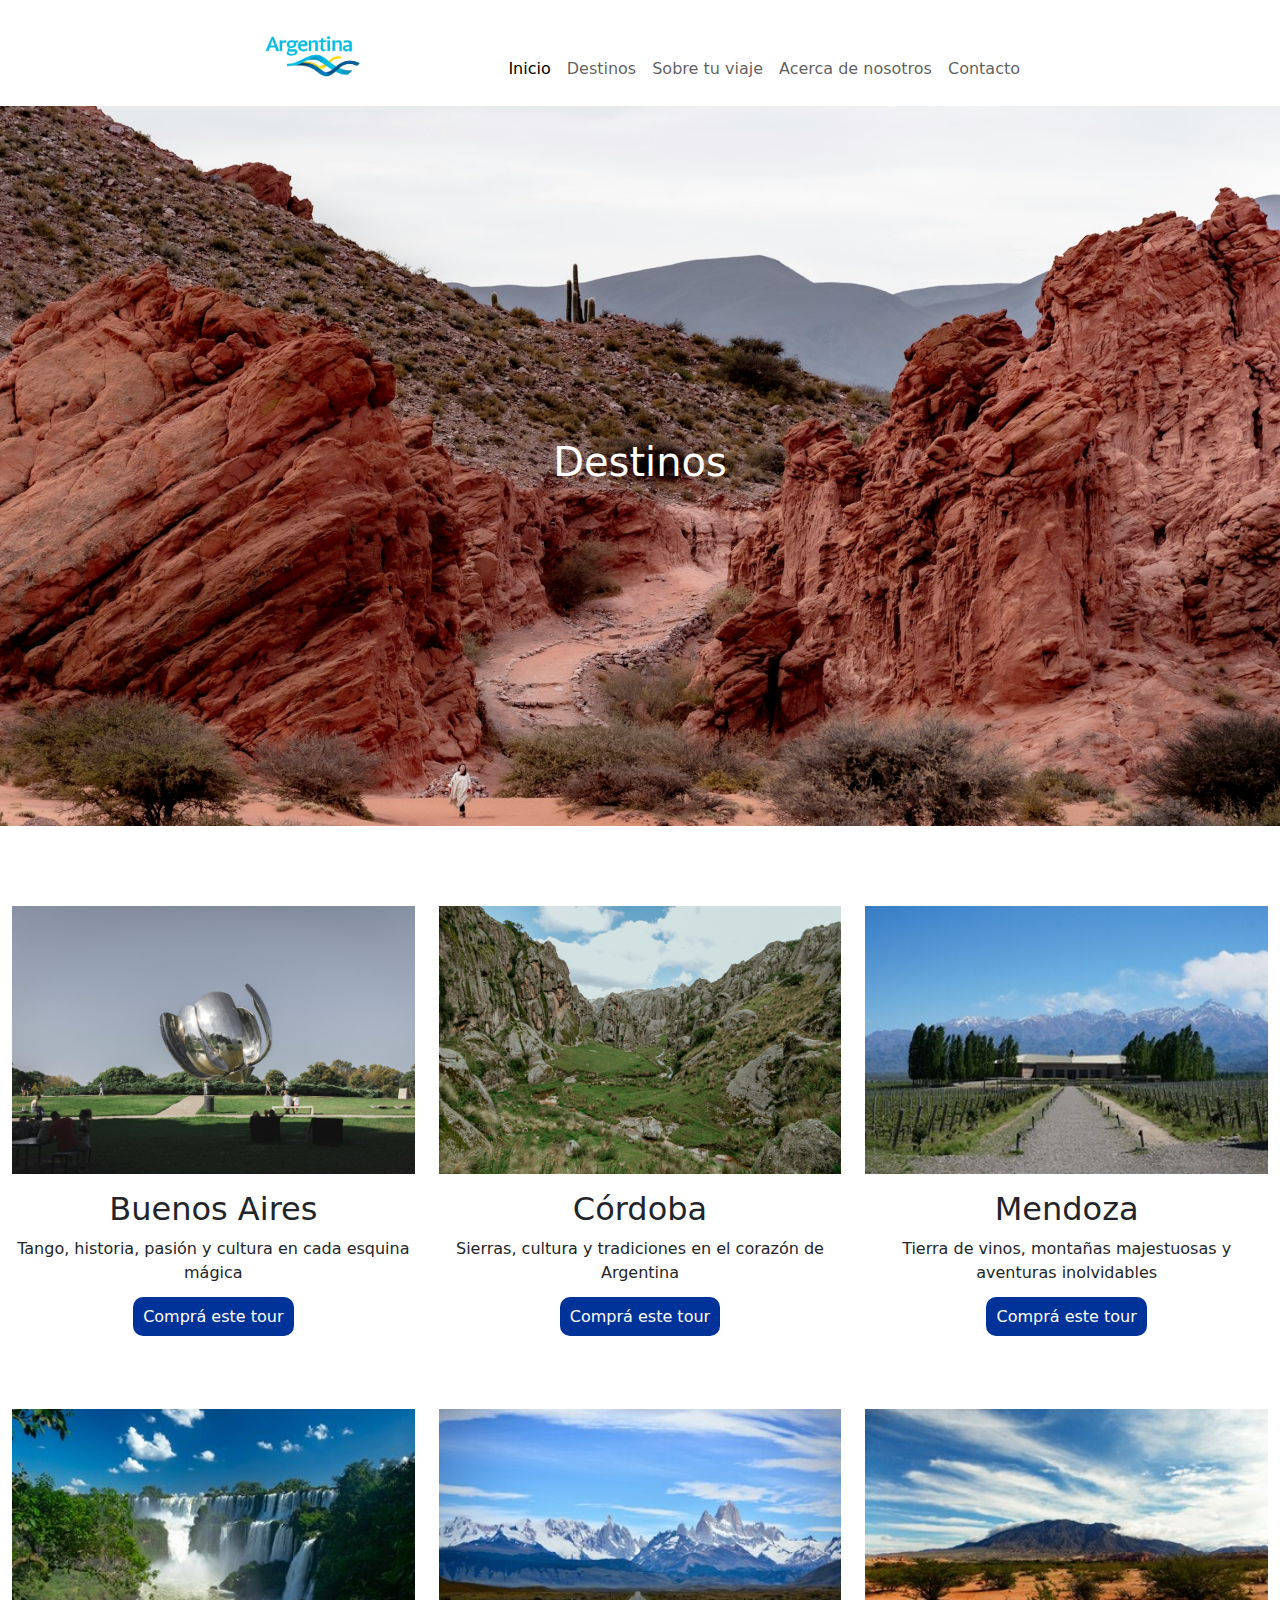
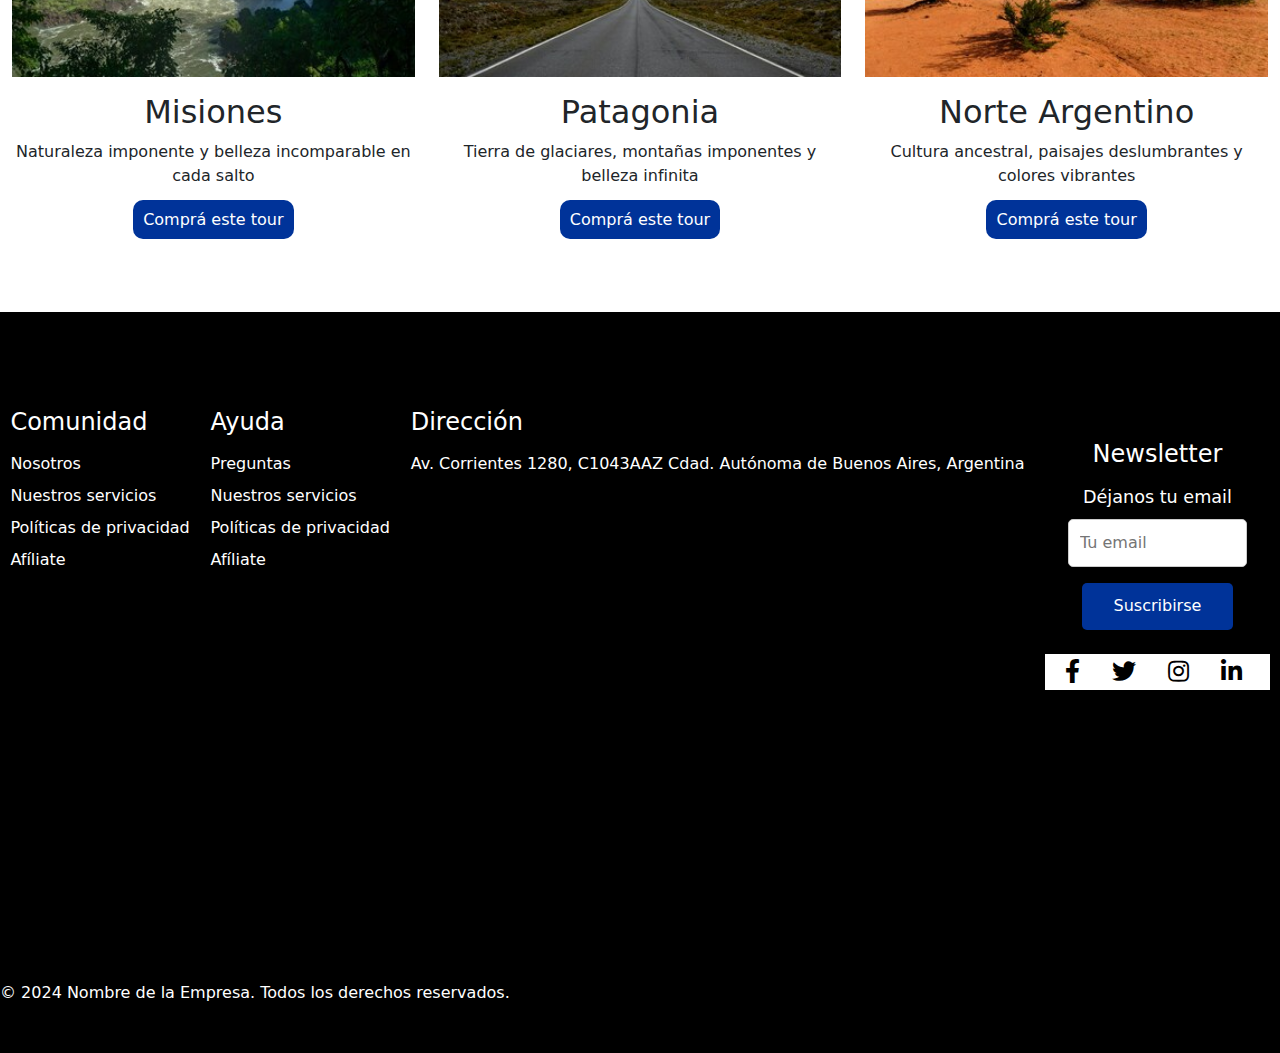
<file: pages/destinos.html>
<!DOCTYPE html>
<html lang="es">
<head>
    <meta charset="UTF-8">
    <meta name="viewport" content="width=device-width, initial-scale=1.0">
    <title>Destinos</title>
    <link rel="shortcut icon" href="../assets/argentina_favicon.png" type="image/x-icon">
    <link href="https://cdn.jsdelivr.net/npm/bootstrap@5.3.3/dist/css/bootstrap.min.css" rel="stylesheet" integrity="sha384-QWTKZyjpPEjISv5WaRU9OFeRpok6YctnYmDr5pNlyT2bRjXh0JMhjY6hW+ALEwIH" crossorigin="anonymous">
    <link rel="stylesheet" href="https://cdnjs.cloudflare.com/ajax/libs/font-awesome/5.15.4/css/all.min.css">
    <link rel="stylesheet" href="../ccs/styles.css">
</head>
<body>
  <header>
    <nav class="navbar navbar-expand-lg" > 
        <div class="container-fluid d-flex justify-content-around">
            <a class="navbar-brand" href="#">
                <img src="../assets/logoArgentina.jpg" alt="Logo de Turismo Argentina" width="120" height="80">
            </a>
            <button class="navbar-toggler" type="button" data-bs-toggle="collapse" data-bs-target="#navbarSupportedContent" aria-controls="navbarSupportedContent" aria-expanded="false" aria-label="Toggle navigation">
                <span class="navbar-toggler-icon"></span>
            </button>
            <div class="collapse navbar-collapse" id="navbarSupportedContent">
                <ul class="navbar-nav ms-auto mb-2 mb-lg-0">
                    <li class="nav-item">
                        <a class="nav-link active" aria-current="page" href="../index.html">Inicio</a>
                    </li>
                    <li class="nav-item">
                        <a class="nav-link" href="./destinos.html">Destinos</a>
                    </li>
                    <li class="nav-item">
                        <a class="nav-link" href="./sobretuviaje.html">Sobre tu viaje</a>
                    </li>
                    <li class="nav-item">
                        <a class="nav-link" href="./acercadenosotros.html">Acerca de nosotros</a>
                    </li>
                    <li class="nav-item">
                        <a class="nav-link" href="./contacto.html">Contacto</a>
                    </li>
                </ul>
            </div>
        </div>
    </nav>
</header>
    <main>
      <section class="encabezadoDestinos">
        <h1>Destinos</h1>
      </section>
       <section class="seccionDestinosUno container-fluid">
        <div class="row">
          <div class="col-sm-12 col-lg-4">
            <img class="fotoSeccionDestinosUno" src="../assets/buenosairesfoto2.jpg" alt="Foto de la Floralis Generica en la ciudad de Buenos Aires">
            <div class="divDestinosSeccionUno">
              <h2>Buenos Aires</h2>
              <p>Tango, historia, pasión y cultura en cada esquina mágica</p>
              <div class="linksBanner">
                <a href="">Comprá este tour</a>
              </div>
            </div>
          </div>
          <div class="col-sm-12 col-lg-4">
            <img class="fotoSeccionDestinosUno" src="../assets/cordobafoto1.jpg" alt="Foto de la Sierras de Córdoba">
            <div class="divDestinosSeccionUno">
              <h2>Córdoba</h2>
              <p>Sierras, cultura y tradiciones en el corazón de Argentina</p>
              <div class="linksBanner">
                <a href="">Comprá este tour</a>
              </div>
            </div>
          </div>
          <div class="col-sm-12 col-lg-4">
            <img class="fotoSeccionDestinosUno" src="../assets/mendozafoto1.jpg" alt="Foto de Viñedo en Mendoza">
            <div class="divDestinosSeccionUno">
              <h2>Mendoza</h2>
              <p>Tierra de vinos, montañas majestuosas y aventuras inolvidables</p>
              <div class="linksBanner">
                <a href="">Comprá este tour</a>
              </div>
            </div>
          </div>
        </div>
       </section>
     <section class="seccionDestinosDos container-fluid">
      <div class="row">
        <div class="col-sm-12 col-lg-4">
          <img class="fotoSeccionDestinosUno" src="../assets/misionesfoto1.jpg" alt="Foto de las cataratas de Iguazu">
          <div class="divDestinosSeccionUno">
            <h2>Misiones</h2>
            <p>Naturaleza imponente y belleza incomparable en cada salto</p>
            <div class="linksBanner">
              <a href="">Comprá este tour</a>
            </div>
          </div>
        </div>
        <div class="col-sm-12 col-lg-4">
          <img class="fotoSeccionDestinosUno" src="../assets/patagoniafoto1.jpg" alt="Foto del Monte Fitz Roy">
          <div class="divDestinosSeccionUno">
            <h2>Patagonia</h2>
            <p>Tierra de glaciares, montañas imponentes y belleza infinita</p>
            <div class="linksBanner">
              <a href="">Comprá este tour</a>
            </div>
          </div>
        </div>
        <div class="col-sm-12 col-lg-4">       
          <img class="fotoSeccionDestinosUno" src="../assets/norteargentinofoto1.jpg" alt="Foto del norte de Argentina">
          <div class="divDestinosSeccionUno">
            <h2>Norte Argentino</h2>
            <p>Cultura ancestral, paisajes deslumbrantes y colores vibrantes</p>
            <div class="linksBanner">
              <a href="">Comprá este tour</a>
            </div>
          </div>
        </div>
      </div>
     </section>    
    </main>
    <footer>
      <div class="divFooter">
          <div>
              <h2>Comunidad</h2>
              <ul>
                  <li><a href="#">Nosotros</a></li>
                  <li><a href="#">Nuestros servicios</a></li>
                  <li><a href="#">Políticas de privacidad</a></li>
                  <li><a href="#">Afíliate</a></li>
              </ul>
          </div>
          <div>
              <h2>Ayuda</h2>
              <ul>
                  <li><a href="#">Preguntas</a></li>
                  <li><a href="#">Nuestros servicios</a></li>
                  <li><a href="#">Políticas de privacidad</a></li>
                  <li><a href="#">Afíliate</a></li>
              </ul>
          </div>
          <div>
              <h2>Dirección</h2>
              <p>Av. Corrientes 1280, C1043AAZ Cdad. Autónoma de Buenos Aires, Argentina</p>
              <div>
                  <iframe src="https://www.google.com/maps/embed?pb=!1m18!1m12!1m3!1d2283.6010976050648!2d-58.38769213665686!3d-34.602834239615824!2m3!1f0!2f0!3f0!3m2!1i1024!2i768!4f13.1!3m3!1m2!1s0x95bccac5dc973c09%3A0xb1ba2770217f6c75!2sTeatro%20Lola%20Membrives!5e0!3m2!1sen!2sca!4v1724445459323!5m2!1sen!2sca"
                      width="600" height="450" style="border:0;" allowfullscreen="" loading="lazy" referrerpolicy="no-referrer-when-downgrade"></iframe>
              </div>
          </div>
          <div class="newsletter-container">
              <h2>Newsletter</h2>
              <form action="" method="post" class="newsletter-form">
                  <label for="emailnewsletter">Déjanos tu email</label>
                  <input type="email" name="emailnewsletter" id="emailnewsletter" placeholder="Tu email">
                  <button type="submit">Suscribirse</button>
              </form>
              <div class="social-links">
                  <a href="https://www.facebook.com" target="_blank"><i class="fab fa-facebook-f"></i></a>
                  <a href="https://www.twitter.com" target="_blank"><i class="fab fa-twitter"></i></a>
                  <a href="https://www.instagram.com" target="_blank"><i class="fab fa-instagram"></i></a>
                  <a href="https://www.linkedin.com" target="_blank"><i class="fab fa-linkedin-in"></i></a>
              </div>
          </div>
      </div>
      <div class="footer-bottom">
          <p>&copy; 2024 Nombre de la Empresa. Todos los derechos reservados.</p>
      </div>
  </footer>
  <script src="https://cdn.jsdelivr.net/npm/bootstrap@5.3.3/dist/js/bootstrap.bundle.min.js" integrity="sha384-YvpcrYf0tY3lHB60NNkmXc5s9fDVZLESaAA55NDzOxhy9GkcIdslK1eN7N6jIeHz" crossorigin="anonymous"></script>
</body>
</html>
</file>
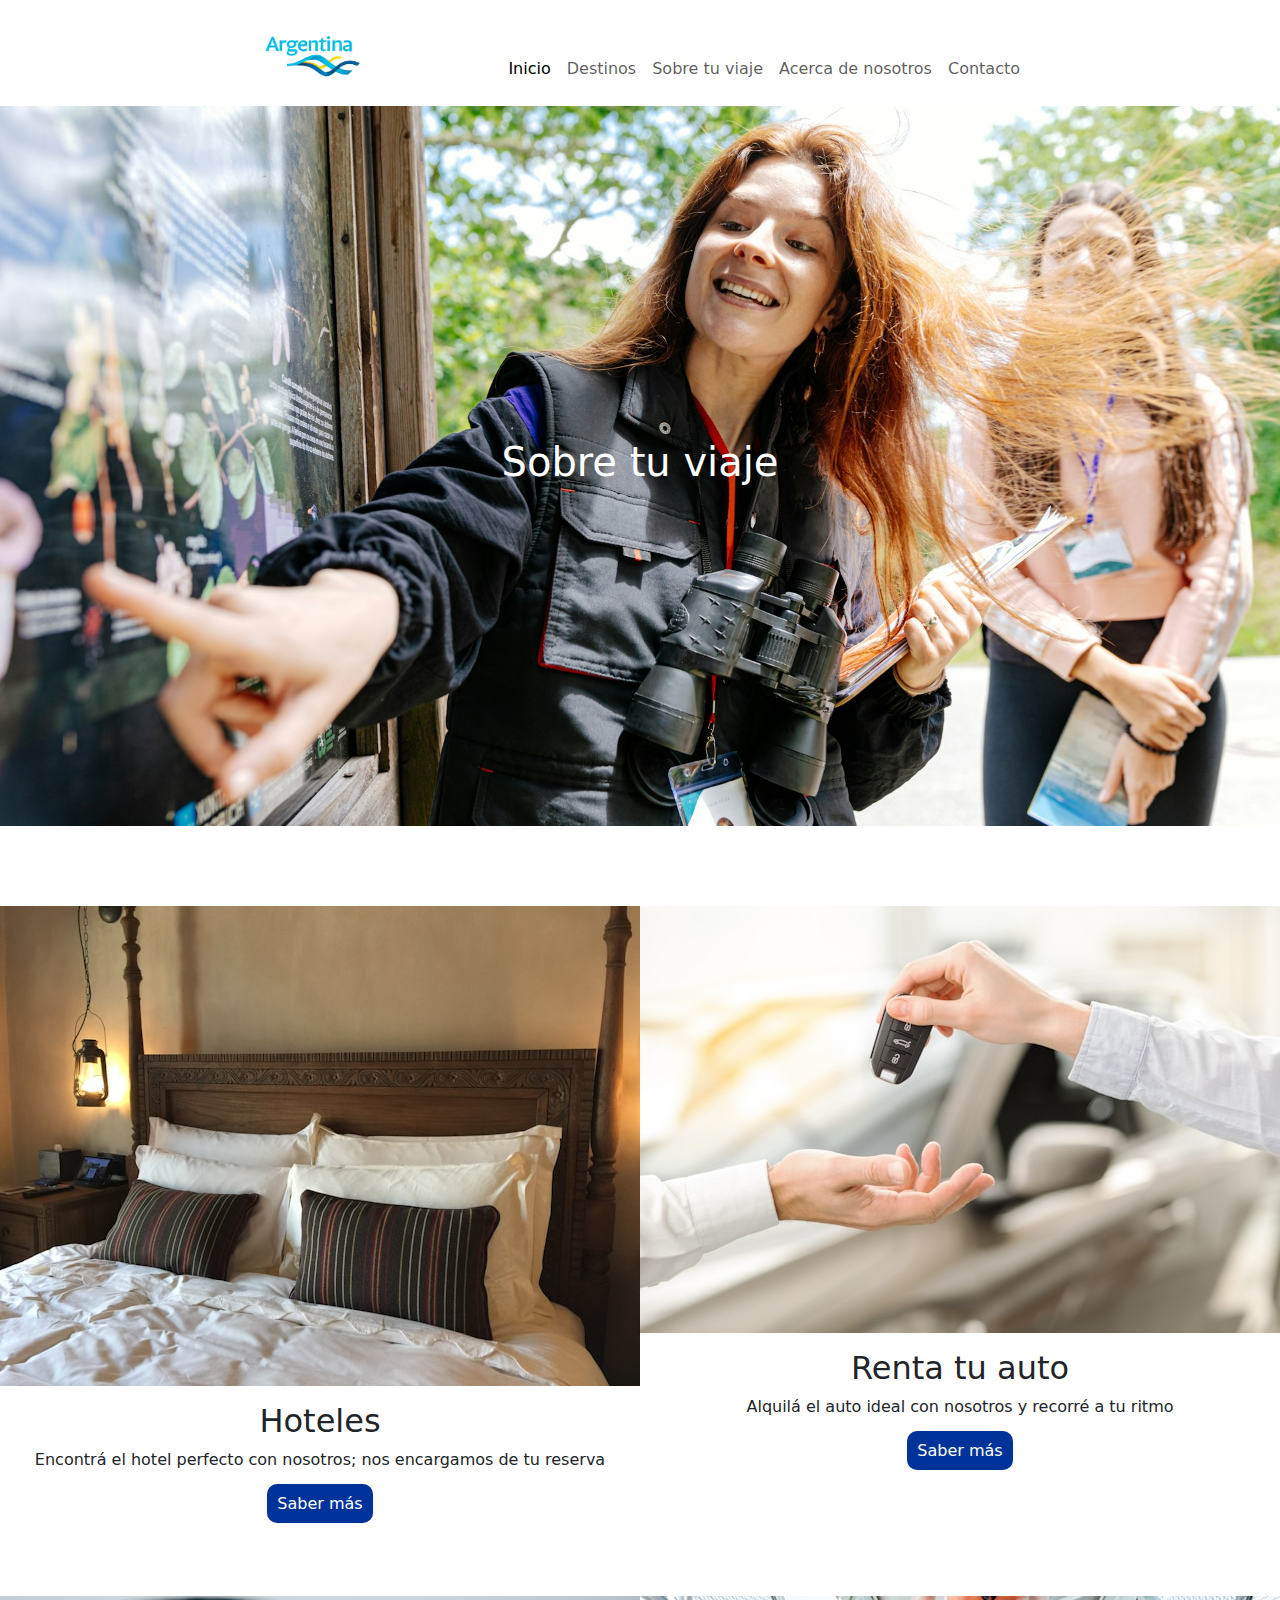
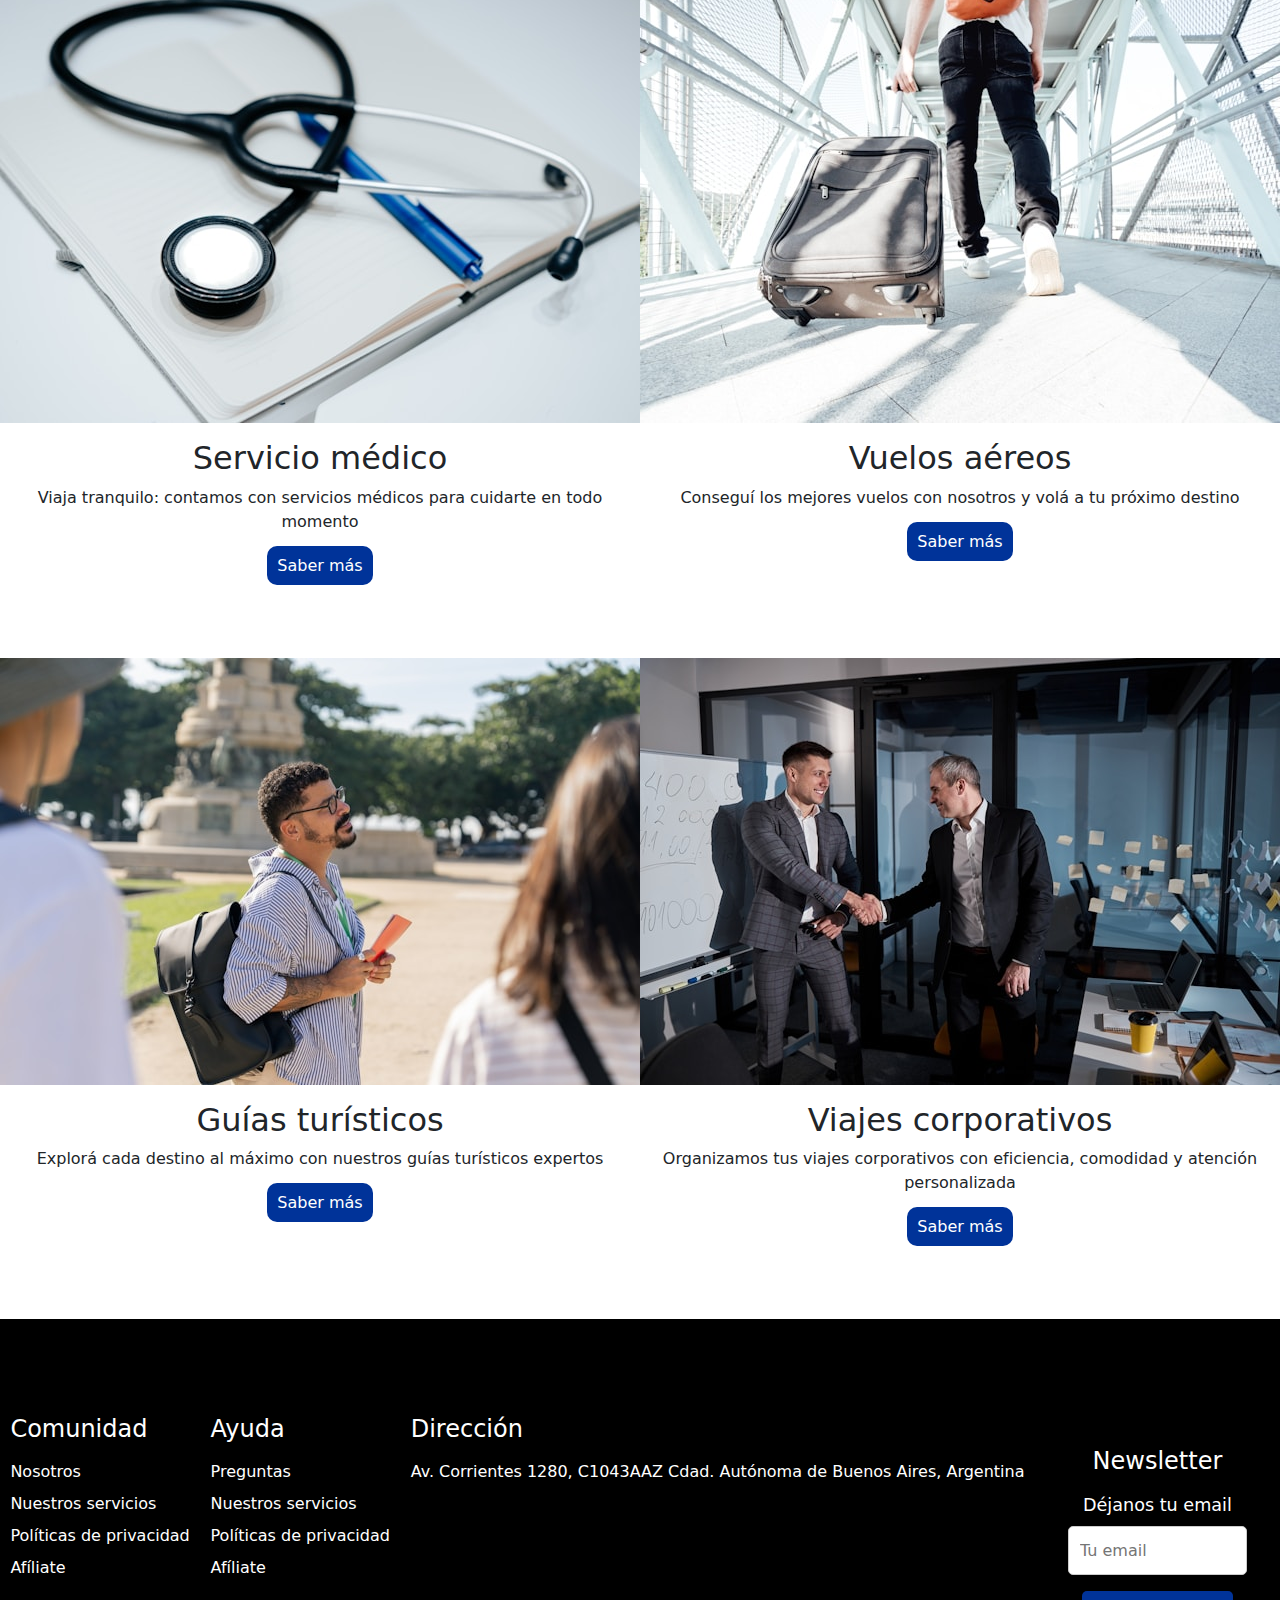
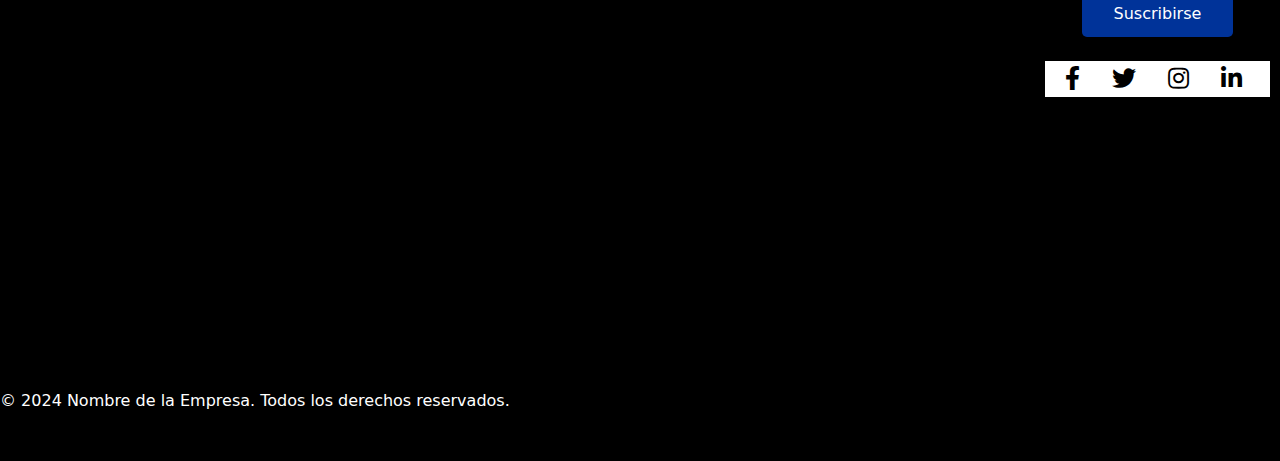
<file: pages/sobretuviaje.html>
<!DOCTYPE html>
<html lang="es">
<head>
    <meta charset="UTF-8">
    <meta name="viewport" content="width=device-width, initial-scale=1.0">
    <title>Sobre tu viaje</title>
    <link rel="shortcut icon" href="../assets/argentina_favicon.png" type="image/x-icon">
    <link href="https://cdn.jsdelivr.net/npm/bootstrap@5.3.3/dist/css/bootstrap.min.css" rel="stylesheet" integrity="sha384-QWTKZyjpPEjISv5WaRU9OFeRpok6YctnYmDr5pNlyT2bRjXh0JMhjY6hW+ALEwIH" crossorigin="anonymous">
    <link rel="stylesheet" href="https://cdnjs.cloudflare.com/ajax/libs/font-awesome/5.15.4/css/all.min.css">
    <link rel="stylesheet" href="../ccs/styles.css">
</head>
<body>
  <header>
    <nav class="navbar navbar-expand-lg" > 
        <div class="container-fluid d-flex justify-content-around">
            <a class="navbar-brand" href="#">
                <img src="../assets/logoArgentina.jpg" alt="Logo de Turismo Argentina" width="120" height="80">
            </a>
            <button class="navbar-toggler" type="button" data-bs-toggle="collapse" data-bs-target="#navbarSupportedContent" aria-controls="navbarSupportedContent" aria-expanded="false" aria-label="Toggle navigation">
                <span class="navbar-toggler-icon"></span>
            </button>
            <div class="collapse navbar-collapse" id="navbarSupportedContent">
                <ul class="navbar-nav ms-auto mb-2 mb-lg-0">
                    <li class="nav-item">
                        <a class="nav-link active" aria-current="page" href="../index.html">Inicio</a>
                    </li>
                    <li class="nav-item">
                        <a class="nav-link" href="./destinos.html">Destinos</a>
                    </li>
                    <li class="nav-item">
                        <a class="nav-link" href="./sobretuviaje.html">Sobre tu viaje</a>
                    </li>
                    <li class="nav-item">
                        <a class="nav-link" href="./acercadenosotros.html">Acerca de nosotros</a>
                    </li>
                    <li class="nav-item">
                        <a class="nav-link" href="./contacto.html">Contacto</a>
                    </li>
                </ul>
            </div>
        </div>
    </nav>
</header>
    <main>
      <section class="encabezadoSobreTuViaje">
        <h1>Sobre tu viaje</h1>
      </section>
        <section class="seccionSobreTuViaje">
          <div>
            <img src="../assets/fotohotel.jpg" alt="Foto de una cama de hotel">
            <div class="divSeccionSobreTuViaje">
              <h2>Hoteles</h2>
              <p>Encontrá el hotel perfecto con nosotros; nos encargamos de tu reserva</p>
              <div class="linksBanner">
                <a href="">Saber más</a>
              </div>
            </div>
          </div>
          <div>
            <img src="../assets/fotoderentadeauto.jpg" alt="Foto de persona entregando llaves de auto">
            <div class="divSeccionSobreTuViaje">
              <h2>Renta tu auto</h2>
              <p>Alquilá el auto ideal con nosotros y recorré a tu ritmo</p>
              <div class="linksBanner">
                <a href="">Saber más</a>
              </div>
            </div>
          </div>
        </section>
        <section class="seccionSobreTuViaje">
          <div>
            <img src="../assets/fotoserviciomedico.jpg" alt="Foto de estetoscopio médico">
            <div class="divSeccionSobreTuViaje">
              <h2>Servicio médico</h2>
              <p>Viaja tranquilo: contamos con servicios médicos para cuidarte en todo momento</p>
              <div class="linksBanner">
                <a href="">Saber más</a>
              </div>
            </div>
          </div>
          <div>
            <img src="../assets/fotovuelo.jpg" alt="Foto de persona sostieniendo una valija">
            <div class="divSeccionSobreTuViaje">
              <h2>Vuelos aéreos</h2>
              <p>Conseguí los mejores vuelos con nosotros y volá a tu próximo destino</p>
              <div class="linksBanner">
                <a href="">Saber más</a>
              </div>
            </div>
          </div>
        </section>
        <section class="seccionSobreTuViaje">
          <div>
            <img src="../assets/fotoguiaturistico.jpg" alt="Foto de guia turistico hablando">
            <div class="divSeccionSobreTuViaje">
            <h2>Guías turísticos</h2>
            <p>Explorá cada destino al máximo con nuestros guías turísticos expertos</p>
            <div class="linksBanner">
              <a href="">Saber más</a>
            </div>
            </div>
          </div>
          <div>
            <img src="../assets/fotopersonascorporativas.jpg" alt="Foto de dos señores corporativos saludandose">
            <div class="divSeccionSobreTuViaje">
              <h2>Viajes corporativos</h2>
              <p>Organizamos tus viajes corporativos con eficiencia, comodidad y atención personalizada</p>
              <div class="linksBanner">
                <a href="">Saber más</a>
              </div>
            </div>
          </div>
        </section>
    </main>
    <footer>
      <div class="divFooter">
          <div>
              <h2>Comunidad</h2>
              <ul>
                  <li><a href="#">Nosotros</a></li>
                  <li><a href="#">Nuestros servicios</a></li>
                  <li><a href="#">Políticas de privacidad</a></li>
                  <li><a href="#">Afíliate</a></li>
              </ul>
          </div>
          <div>
              <h2>Ayuda</h2>
              <ul>
                  <li><a href="#">Preguntas</a></li>
                  <li><a href="#">Nuestros servicios</a></li>
                  <li><a href="#">Políticas de privacidad</a></li>
                  <li><a href="#">Afíliate</a></li>
              </ul>
          </div>
          <div>
              <h2>Dirección</h2>
              <p>Av. Corrientes 1280, C1043AAZ Cdad. Autónoma de Buenos Aires, Argentina</p>
              <div>
                  <iframe src="https://www.google.com/maps/embed?pb=!1m18!1m12!1m3!1d2283.6010976050648!2d-58.38769213665686!3d-34.602834239615824!2m3!1f0!2f0!3f0!3m2!1i1024!2i768!4f13.1!3m3!1m2!1s0x95bccac5dc973c09%3A0xb1ba2770217f6c75!2sTeatro%20Lola%20Membrives!5e0!3m2!1sen!2sca!4v1724445459323!5m2!1sen!2sca"
                      width="600" height="450" style="border:0;" allowfullscreen="" loading="lazy" referrerpolicy="no-referrer-when-downgrade"></iframe>
              </div>
          </div>
          <div class="newsletter-container">
              <h2>Newsletter</h2>
              <form action="" method="post" class="newsletter-form">
                  <label for="emailnewsletter">Déjanos tu email</label>
                  <input type="email" name="emailnewsletter" id="emailnewsletter" placeholder="Tu email">
                  <button type="submit">Suscribirse</button>
              </form>
              <div class="social-links">
                  <a href="https://www.facebook.com" target="_blank"><i class="fab fa-facebook-f"></i></a>
                  <a href="https://www.twitter.com" target="_blank"><i class="fab fa-twitter"></i></a>
                  <a href="https://www.instagram.com" target="_blank"><i class="fab fa-instagram"></i></a>
                  <a href="https://www.linkedin.com" target="_blank"><i class="fab fa-linkedin-in"></i></a>
              </div>
          </div>
      </div>
      <div class="footer-bottom">
          <p>&copy; 2024 Nombre de la Empresa. Todos los derechos reservados.</p>
      </div>
  </footer>
  <script src="https://cdn.jsdelivr.net/npm/bootstrap@5.3.3/dist/js/bootstrap.bundle.min.js" integrity="sha384-YvpcrYf0tY3lHB60NNkmXc5s9fDVZLESaAA55NDzOxhy9GkcIdslK1eN7N6jIeHz" crossorigin="anonymous"></script>
</body>
</html>
</file>
<file: ccs/styles.css>
*{
    margin: 0;
    padding: 0;
    box-sizing: border-box;
}
html, body {
    overflow-x: hidden;
  }
header{
    background-color: white
}
.navbar {
    padding-left: 15rem;
    padding-right: 15rem;
}
.navbar-nav li {
    padding-top: 2rem;
}
.bannerUnoDiv {
    display: flex;
    flex-direction: column;
    justify-content: center;
    align-content: center;
    text-align: center;
    padding: 80px;
    padding-left: 30rem;
    padding-right: 30rem;
}
.bannerUnoDiv h2 {
    text-align: center;
}
.bannerUnoDiv p {
    text-align: justify;
}
.bannerUnoParrafo {
    display: flex;
    text-align: center;
}
.carouselSlide{
    padding-left: 0;
    padding-right: 0;
    margin: 0 auto;
    max-width: 100%;
}
.carouselSlide img {
    width: 100%;
    height: auto;
}
.bannerDos{
    display: flex;
    flex-direction: row;
    justify-content: space-around;
    padding-top: 3rem;
    padding-right: 2rem;
}
.bannerDosDiv {
    align-items: center;
    text-align: center;
}
.bannerDosDiv h2{
letter-spacing: 2px;
font-size: 40px;
margin-bottom: 30px;
}
.fotoIndexSeccion2 {
    width: 50vw;
    height: auto;
    display: block;
    margin: 0 auto;
}
.bannerTres {
    display: flex;
    flex-direction: row;
    justify-content: space-around;
    padding-top: 3rem;
    padding-left: 5rem;
    padding-right: 5rem;
    padding-bottom: 3rem;
    flex-wrap: wrap;
    text-align: center;
}
.bannerTres img {
    width: 50vw;
}

.bannerCuatro{
    display: flex;
    text-align: center;
    padding-top: 3rem;
    padding-right: 4rem;
    padding-left: 2rem;
    margin-bottom: 5rem;
}
.bannerCuatro div h2{
    letter-spacing: 2px;
    font-size: 40px;
    margin-bottom: 30px;
}
.fotoIndexSeccion4{
    width: 100%;
    height: auto;
    display: block;
    max-width: 100%
}
.linksBanner {
    margin-top: 20px; 
}

.linksBanner a{
    background-color: #039;
    color: white;
    text-decoration: none;
    padding: 10px;
    border-radius: 10px;
    font-size: 1rem;
}
footer {
    background-color: rgb(0, 0, 0);
    color: white;
    padding: 2rem 0;
    margin-top: 5rem;
}

.divFooter {
    display: flex;
    flex-direction: row;
    justify-content: space-around;
    flex-wrap: wrap;
    padding-top: 4rem;
    padding-bottom: 2rem;
}

.divFooter h2 {
    font-size: 1.5rem;
    margin-bottom: 1rem;
    color: white; 
}

.divFooter ul {
    list-style: none;
    padding: 0;
}

.divFooter ul li a {
    color: white;
    text-decoration: none;
    margin-bottom: 0.5rem;
    display: inline-block;
}
.newsletter-container {
    margin: 2rem 0;
    text-align: center;
}

.newsletter-form {
    display: flex;
    flex-direction: column;
    align-items: center;
    margin-bottom: 1.5rem;
}

.newsletter-form label {
    font-size: 1.1rem;
    margin-bottom: 0.5rem;
}

.newsletter-form input {
    padding: 0.7rem;
    width: 80%;
    max-width: 350px;
    margin-bottom: 1rem;
    border: 1px solid #ccc;
    border-radius: 5px;
    font-size: 1rem;
}

.newsletter-form button {
    padding: 0.7rem 2rem;
    background-color: #039;
    color: white;
    border: none;
    border-radius: 5px;
    font-size: 1rem;
    cursor: pointer;
}

.newsletter-form button:hover {
    background-color: #026;
}

.social-links {
    display: flex;
    justify-content: center;
    gap: 1.5rem;
    font-size: 1.5rem;
}
.social-links{
    background-color: white;
}
.social-links a {
    display: inline-block;
    color: white ;  
    font-size: 24px; 
    text-decoration: none
}

.divFooter a i {
    margin-right: 0.5rem;
    color: black;
}

.encabezadoDestinos{
    background-image: url(../assets/norteargentinofoto2.jpg);
    background-size: cover;
    background-position: center;
    height: 80vh;
    color: white;
    display: flex;
    justify-content: center;
    align-items: center;
    text-align: center;
}
.seccionDestinosUno{
    flex-wrap: wrap;
    justify-content: space-around;
    padding-top: 5rem;
}
.seccionDestinosDos{
    flex-wrap: wrap;
    justify-content: space-around;
    padding-top: 5rem;
    margin-bottom: 5rem;
}
.divDestinosSeccionUno{
    text-align: center;
    margin-top: 1rem;
}
.fotoSeccionDestinosUno{
    width: 100%;
    height: auto;
}
.encabezadoSobreTuViaje{
    background-image: url(../assets/excursionfoto.jpg);
    background-size: cover;
    background-position: center;
    height: 80vh;
    color: white;
    display: flex;
    justify-content: center;
    align-items: center;
    text-align: center;
}
.seccionSobreTuViaje{
    display: flex;
    flex-direction: row;
    justify-content: space-around;
    padding-top: 5rem;
}
.divSeccionSobreTuViaje{
    text-align: center;
    margin-top: 1rem;
}
.encabezadoAcercaDeNosotros{
    background-image: url(../assets/fotodeoficina.jpg);
    background-size: cover;
    background-position: center;
    height: 80vh;
    color: white;
    display: flex;
    justify-content: center;
    align-items: center;
    text-align: center;
}
.seccionUno{
    display: block;
    margin-bottom: 0px;
    margin-left: 240px;
    margin-right: 240px;
    margin-top: 3rem;
    padding-bottom: 60px;
    padding-right: 24px;
    padding-bottom: 60px;
    padding-left: 24px;
    text-align: left;
}
.seccionDos{
    display: flex;
    flex-direction: row;
}
.encabezadoContacto{
    background-image: url(../assets/sobrenosotrosfoto2.jpg);
    background-size: cover;
    background-position: center;
    height: 80vh;
    color: white;
    display: flex;
    justify-content: center;
    align-items: center;
    text-align: center;
}
.seccionContacto{
    display: flex;
    flex-direction: row;
    justify-content: space-around;
    padding-top: 5rem;
}
.divSeccionContacto{
    text-align: center;
    margin-top: 1rem;
}
.fotoSeccionContacto{
    width: 25vw;
    padding-left: 2rem;
    padding-right: 2rem;
}

@media (max-width: 425px) {
    .navbar {
        padding-left: 1rem;
        padding-right: 1rem;
    }
    .navbar .container-fluid {
        display: flex;
        justify-content: space-between;
        align-items: center;
    }
    .navbar-nav li {
        padding-top: 0;
    }
    .navbar-toggler {
        margin-left: auto;
    }
    .navbar-collapse {
        justify-content: flex-end;
    }
    .carouselSlide img {
    width: 100%;
    height: auto;
  }
    .bannerUnoDiv {
        padding: 3rem 2rem 3rem 2rem;
    }
    .bannerDos {
        flex-direction: column;
        padding: 0 1rem;
    }
    .bannerDosDiv {
        display: flex;
        flex-direction: column-reverse;
    }
    .bannerDosDiv h2 {
        font-size: 25px;
        margin: 10px;
    }
    .bannerDosDiv p {
        padding-left: 80px;
        padding-right: 80px;
    }
    .fotoIndexSeccion2 {
        width: 100%;
        height: auto;
        margin-bottom: 1.5rem;
    }
    .bannerTres {
        flex-direction: column;
        padding: 0 1rem 3rem 1rem;
    }
    .bannerTres img {
        width: 100%;
        height: auto;
        margin-bottom: 1.5rem;
        margin-left: auto;
        margin-right: auto;
    }
    .linksBanner{
        display: flex;
        justify-content: center; 
        padding-bottom: 3rem;
        gap: 2rem;
    }
    .bannerCuatro{
        padding: 1rem;
    }
    .bannerCuatro .row {
        display: flex;
        flex-direction: column-reverse;
        justify-content: center;
    }
    .bannerCuatro div h2{
        font-size: 25px;
        margin-top: 30px; 
        padding-left: 20px;
        padding-right: 20px;
        text-align: center;
    }
    .bannerCuatro div p {
        padding-left: 80px;
        padding-right: 80px;
        text-align: center;
    }
    .bannerCuatro img {
        width: 100%;
        height: auto;
        padding-left: 2rem;
        padding-right: 0
    }

    .fotoIndexSeccion4 {
        width: 100%; 
        height: auto;
        margin-top: 20px;
    }
    .divFooter {
        flex-direction: column;
        align-items: center;
        padding: 2rem 1rem; 
    }

    .divFooter div {
        margin-bottom: 2rem; 
        text-align: center;  
    }

    .divFooter iframe {
        width: 100%; 
        height: auto;
    }

    .footer-bottom p {
        text-align: center;
        font-size: 0.9rem; 
    }
    .newsletter-container {
        padding: 0 1rem;
    }

    .newsletter-form input {
        width: 100%;
    }

    .social-links {
        gap: 1rem;
        font-size: 1.3rem;
        background-color: white;
}
    .social-links a {
    display: inline-block; 
    margin: 0.5rem; 
}
}
</file>
